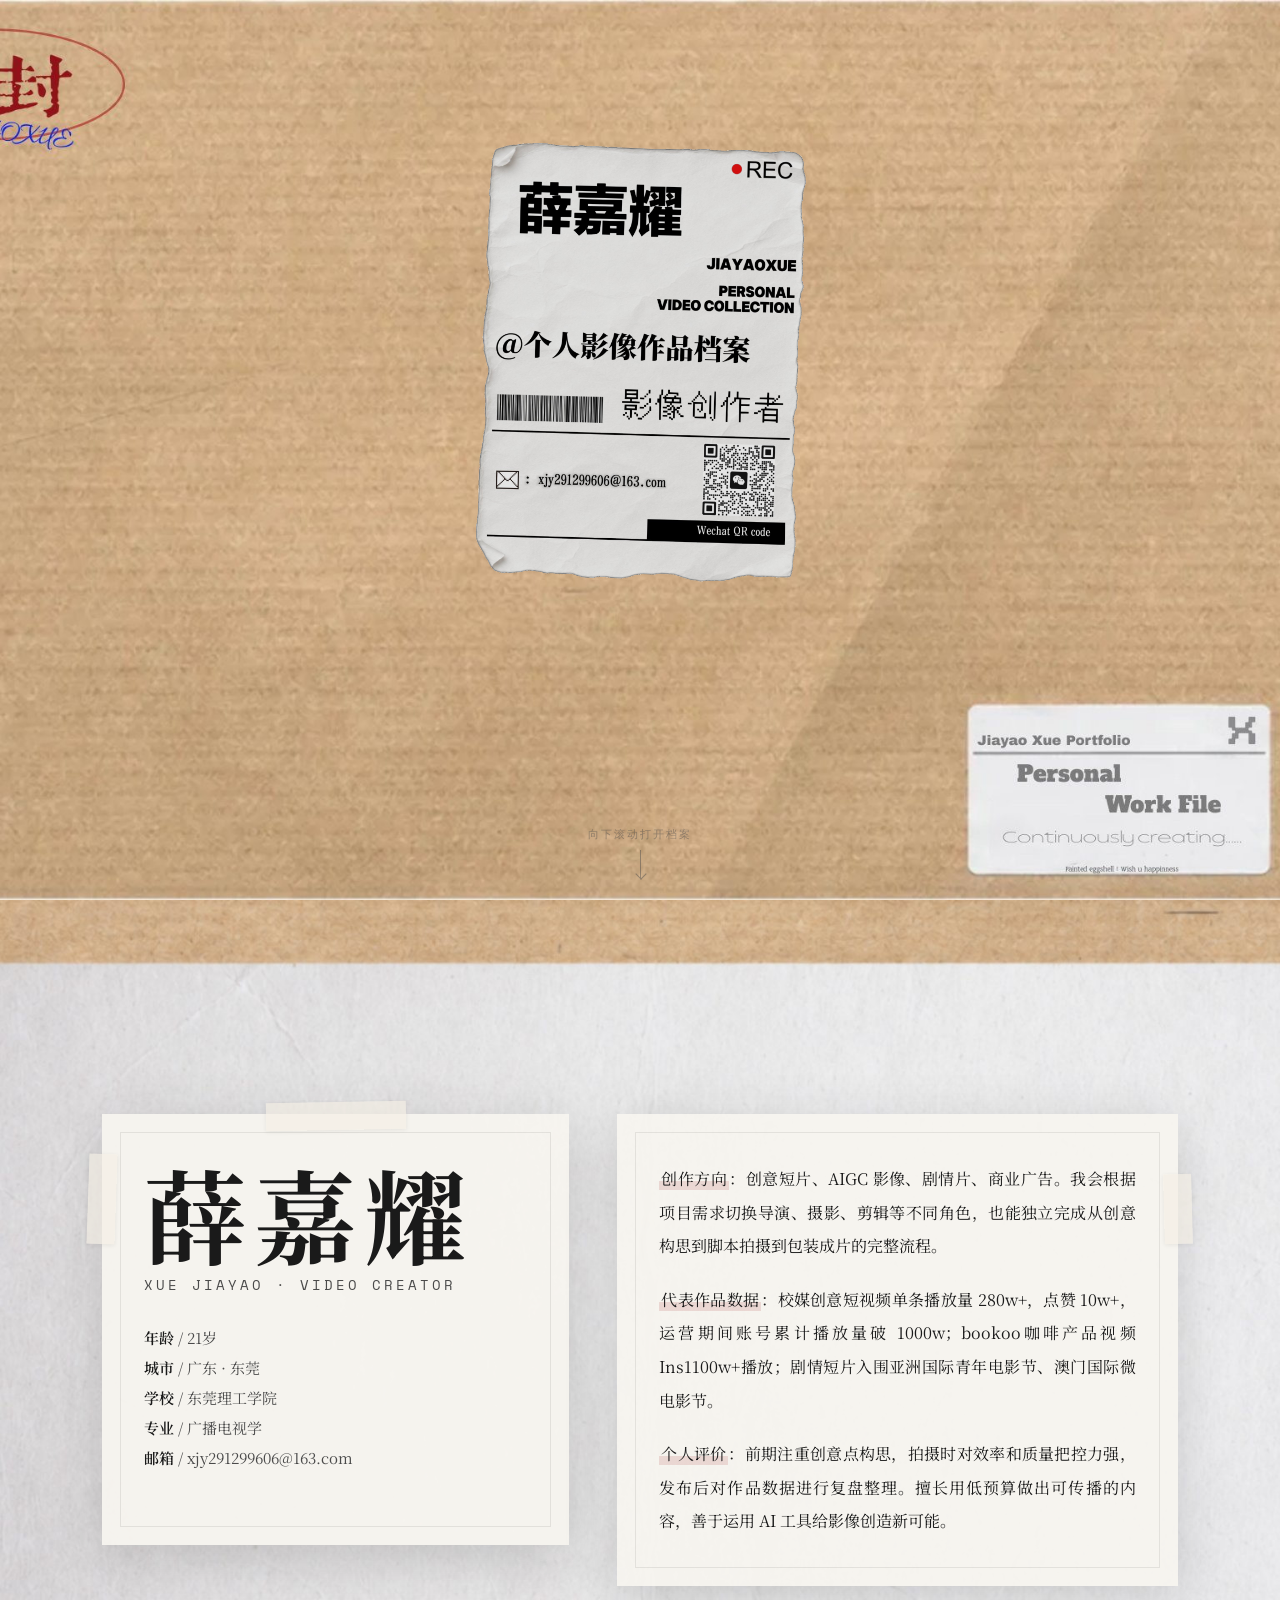
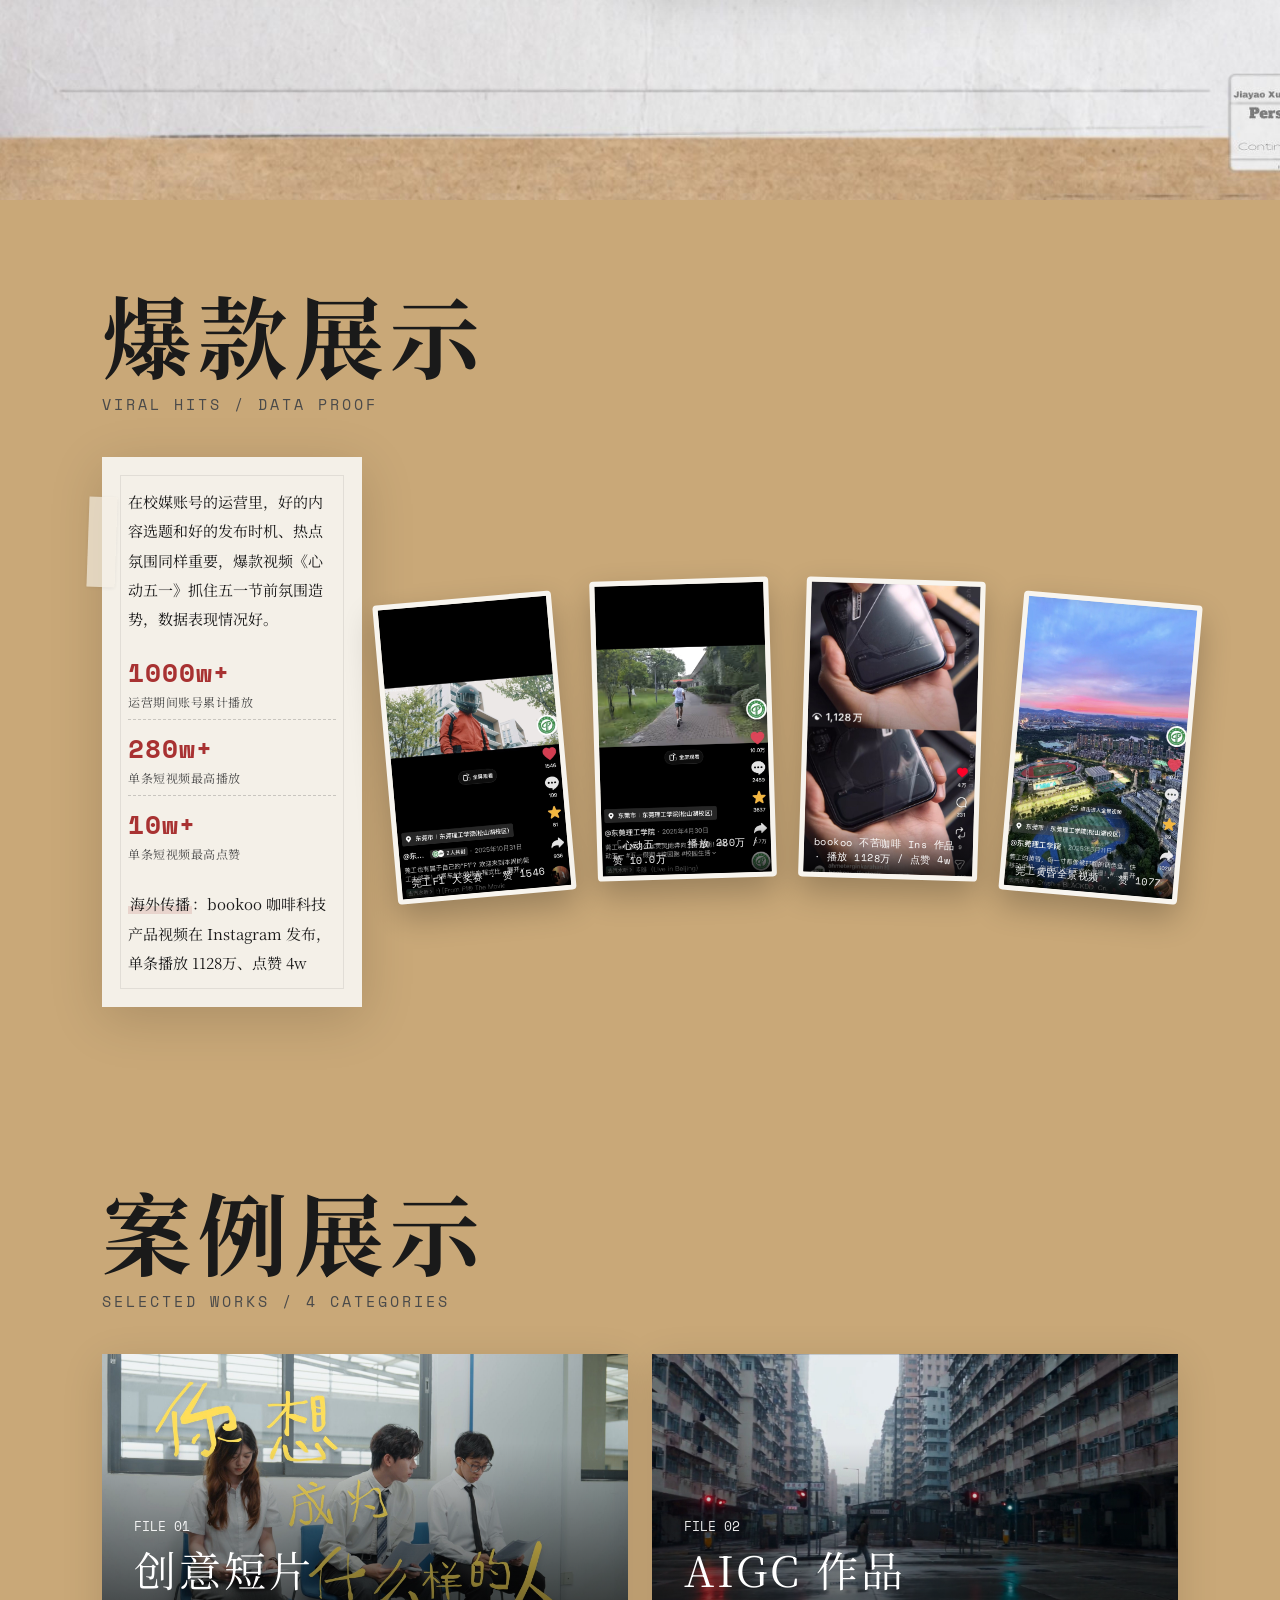
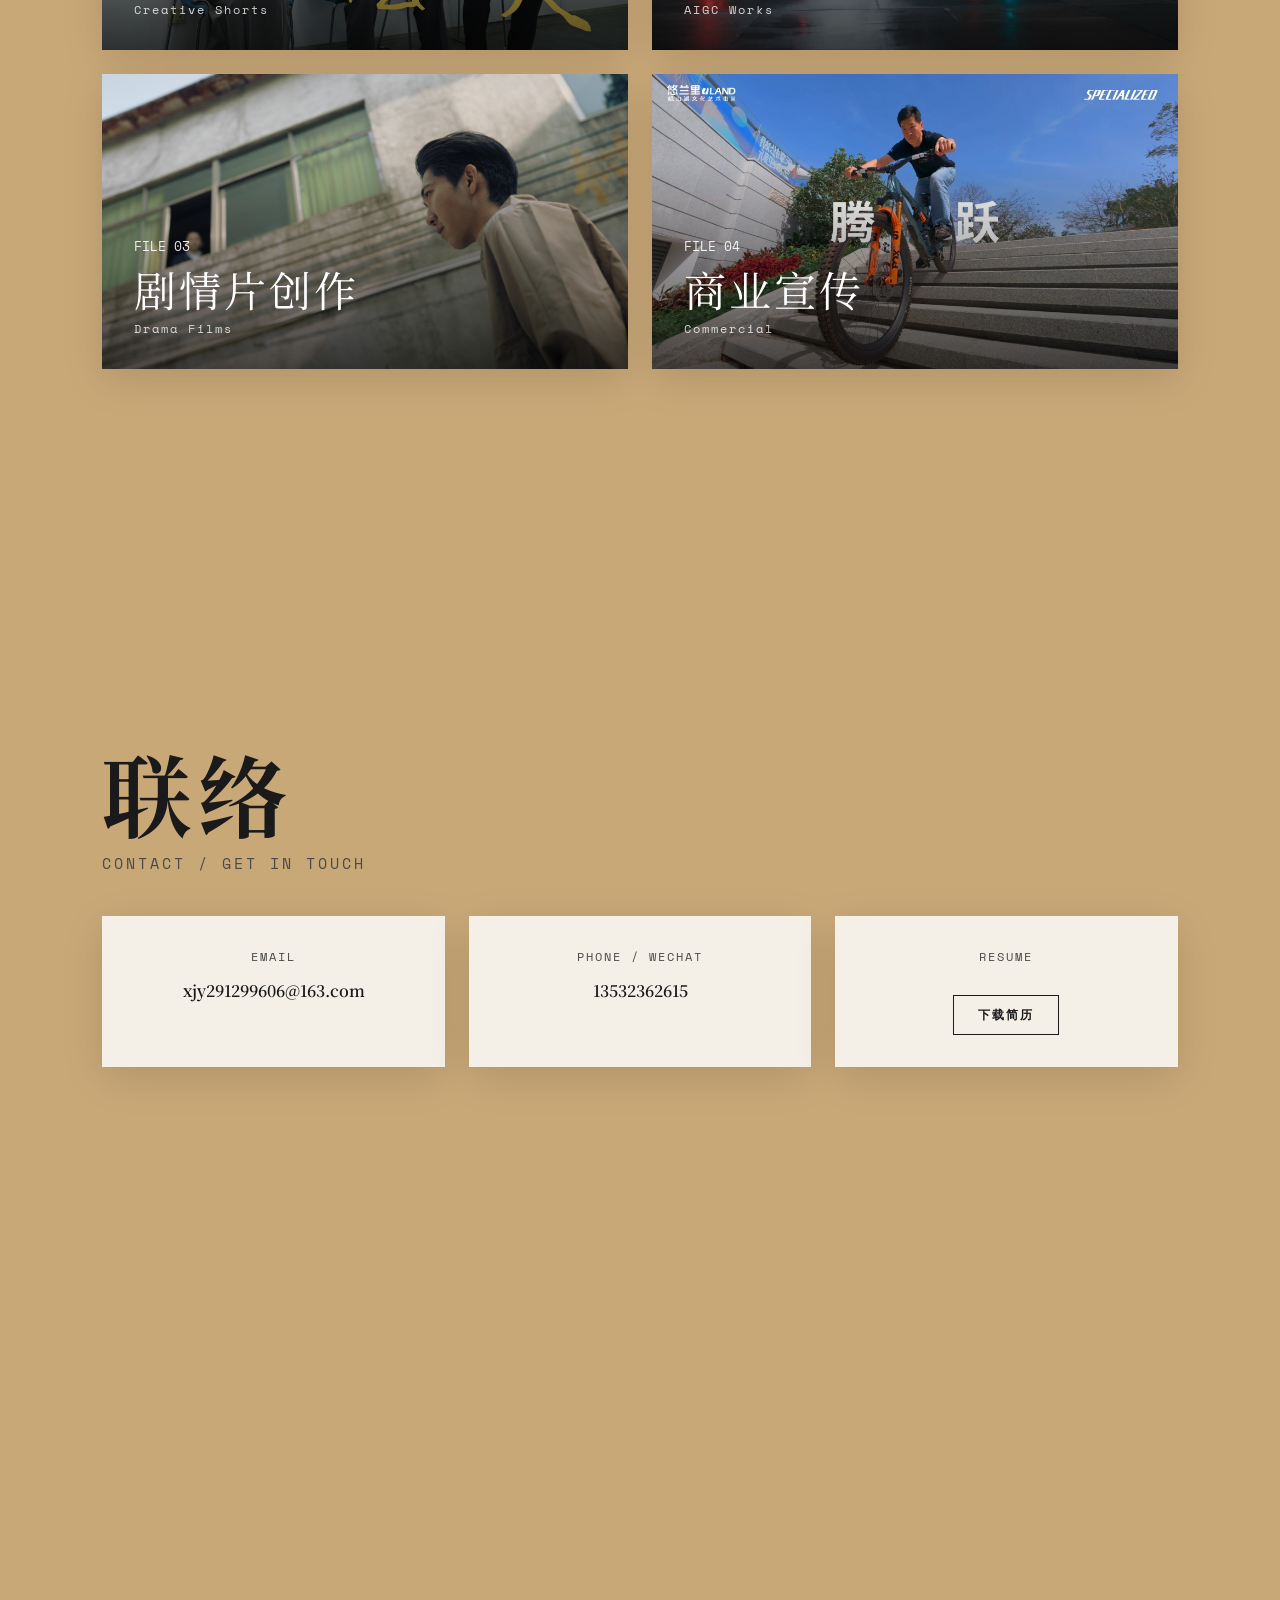
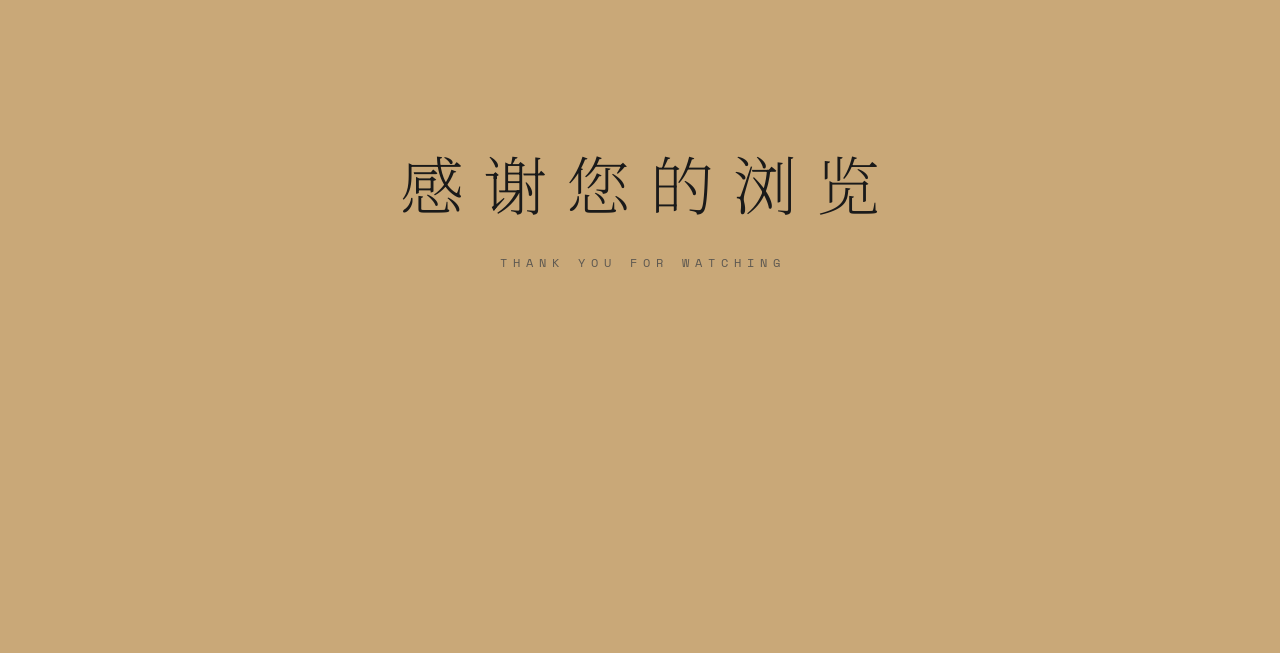
<file: index.html>
<!DOCTYPE html>
<html lang="zh-CN">
<head>
  <meta charset="UTF-8">
  <meta name="viewport" content="width=device-width, initial-scale=1.0">
  <title>薛嘉耀 · 个人影像作品档案</title>
  <link rel="stylesheet" href="css/style.css">
</head>
<body>
  <!-- ========== HERO 封面 ========== -->
  <section id="hero">
    <div class="hero-label-wrapper">
      <img src="assets/images/hero-label-real.png?v=4" alt="薛嘉耀 个人影像作品档案" class="hero-label">
    </div>
    <div class="scroll-hint">
      <span>向下滚动打开档案</span>
      <div class="scroll-arrow"></div>
    </div>
  </section>

  <!-- ========== 主内容区（滚动后从下方自然出现） ========== -->
  <main id="mainContent">

    <!-- 个人档案（概况） -->
    <section class="section profile-section">
      <div class="section-inner">
        <div class="profile-left paper-card">
          <div class="tape tape-top"></div>
          <div class="tape tape-left"></div>
          <h1 class="profile-name" data-editable>薛嘉耀</h1>
          <p class="profile-name-en" data-editable>XUE JIAYAO · VIDEO CREATOR</p>
          <div class="profile-meta" data-editable>
            <strong>年龄</strong> / 21岁<br>
            <strong>城市</strong> / 广东 · 东莞<br>
            <strong>学校</strong> / 东莞理工学院<br>
            <strong>专业</strong> / 广播电视学<br>
            <strong>邮箱</strong> / xjy291299606@163.com
          </div>
        </div>
        <div class="profile-right paper-card">
          <div class="tape tape-right"></div>
          <p data-editable><span class="highlight">创作方向</span>：创意短片、AIGC 影像、剧情片、商业广告。我会根据项目需求切换导演、摄影、剪辑等不同角色，也能独立完成从创意构思到脚本拍摄到包装成片的完整流程。</p>
          <p data-editable><span class="highlight">代表作品数据</span>：校媒创意短视频单条播放量 280w+，点赞 10w+，运营期间账号累计播放量破 1000w；bookoo咖啡产品视频Ins1100w+播放；剧情短片入围亚洲国际青年电影节、澳门国际微电影节。</p>
          <p data-editable><span class="highlight">个人评价</span>：前期注重创意点构思，拍摄时对效率和质量把控力强，发布后对作品数据进行复盘整理。擅长用低预算做出可传播的内容，善于运用 AI 工具给影像创造新可能。</p>
        </div>
      </div>
    </section>

    <!-- 爆款展示：左文字 + 右扇形堆叠数据截图 -->
    <section class="section hit-section">
      <div class="section-inner">
        <h2 class="section-title" data-editable>爆款展示</h2>
        <span class="section-title-en" data-editable>Viral Hits / Data Proof</span>

        <div class="hit-layout">
          <div class="hit-left">
            <div class="paper-card hit-card">
              <div class="tape tape-left"></div>
              <p data-editable>在校媒账号的运营里，好的内容选题和好的发布时机、热点氛围同样重要，爆款视频《心动五一》抓住五一节前氛围造势，数据表现情况好。</p>
              <ul class="hit-stats">
                <li>
                  <strong data-editable>1000w+</strong>
                  <span data-editable>运营期间账号累计播放</span>
                </li>
                <li>
                  <strong data-editable>280w+</strong>
                  <span data-editable>单条短视频最高播放</span>
                </li>
                <li>
                  <strong data-editable>10w+</strong>
                  <span data-editable>单条短视频最高点赞</span>
                </li>
              </ul>
              <p class="hit-note" data-editable><span class="highlight">海外传播</span>：bookoo 咖啡科技产品视频在 Instagram 发布，单条播放 1128万、点赞 4w</p>
            </div>
          </div>

          <div class="hit-right">
            <!-- 后续新增截图：把图片放进 assets/data-shots/，按 05.jpg、06.jpg… 命名，
                 复制下面任意一个 <figure class="fan-card">...</figure> 改掉图片名和说明即可，
                 弧线角度由 CSS 自动分配。 -->
            <div class="fan-stack">
              <figure class="fan-card">
                <img src="assets/data-shots/02.jpg" alt="莞工F1短视频数据" loading="lazy">
                <figcaption data-editable>莞工F1 大奖赛 · 赞 1546</figcaption>
              </figure>
              <figure class="fan-card">
                <img src="assets/data-shots/01.jpg" alt="校园跑短视频数据 点赞 10.0万" loading="lazy">
                <figcaption data-editable>「心动五一」· 播放 280万 / 赞 10.0万</figcaption>
              </figure>
              <figure class="fan-card">
                <img src="assets/data-shots/04.jpg" alt="bookoo 不苦咖啡 Ins 高播放量作品数据" loading="lazy">
                <figcaption data-editable>bookoo 不苦咖啡 Ins 作品 · 播放 1128万 / 点赞 4w</figcaption>
              </figure>
              <figure class="fan-card">
                <img src="assets/data-shots/03.jpg" alt="莞工黄昏全景视频数据" loading="lazy">
                <figcaption data-editable>莞工黄昏全景视频 · 赞 1077</figcaption>
              </figure>
            </div>
          </div>
        </div>
      </div>
    </section>

    <!-- 案例展示入口 -->
    <section class="section works-section" id="works">
      <div class="section-inner">
        <h2 class="section-title" data-editable>案例展示</h2>
        <span class="section-title-en" data-editable>Selected Works / 4 Categories</span>
        <div class="works-grid">
          <a href="pages/creative-shorts.html" class="work-card" style="background-image:url('assets/covers/creative-shorts.jpg');">
            <div class="work-card-content">
              <div class="work-card-num" data-editable>FILE 01</div>
              <div class="work-card-title" data-editable>创意短片</div>
              <div class="work-card-en" data-editable>Creative Shorts</div>
            </div>
          </a>
          <a href="pages/aigc-works.html" class="work-card" style="background-image:url('assets/covers/aigc.jpg');">
            <div class="work-card-content">
              <div class="work-card-num" data-editable>FILE 02</div>
              <div class="work-card-title" data-editable>AIGC 作品</div>
              <div class="work-card-en" data-editable>AIGC Works</div>
            </div>
          </a>
          <a href="pages/drama-films.html" class="work-card" style="background-image:url('assets/covers/drama-films.jpg');">
            <div class="work-card-content">
              <div class="work-card-num" data-editable>FILE 03</div>
              <div class="work-card-title" data-editable>剧情片创作</div>
              <div class="work-card-en" data-editable>Drama Films</div>
            </div>
          </a>
          <a href="pages/commercial.html" class="work-card" style="background-image:url('assets/covers/commercial.jpg');">
            <div class="work-card-content">
              <div class="work-card-num" data-editable>FILE 04</div>
              <div class="work-card-title" data-editable>商业宣传</div>
              <div class="work-card-en" data-editable>Commercial</div>
            </div>
          </a>
        </div>
      </div>
    </section>

    <!-- 联系方式 -->
    <section class="section">
      <div class="section-inner">
        <h2 class="section-title" data-editable>联络</h2>
        <span class="section-title-en" data-editable>Contact / Get In Touch</span>
        <div class="contact-grid">
          <div class="contact-card">
            <div class="contact-label" data-editable>EMAIL</div>
            <div class="contact-value" data-editable>xjy291299606@163.com</div>
          </div>
          <div class="contact-card">
            <div class="contact-label" data-editable>PHONE / WECHAT</div>
            <div class="contact-value" data-editable>13532362615</div>
          </div>
          <div class="contact-card">
            <div class="contact-label" data-editable>RESUME</div>
            <div class="contact-value">
              <a href="assets/resume.pdf?v=2" class="resume-btn" download data-editable>下载简历</a>
            </div>
          </div>
        </div>
      </div>
    </section>

    <!-- 感谢页 -->
    <section class="section thank-section">
      <div class="section-inner">
        <h2 data-editable>感谢您的浏览</h2>
        <p data-editable>THANK YOU FOR WATCHING</p>
      </div>
    </section>

  </main>

  <script src="js/main.js"></script>
</body>
</html>
</file>
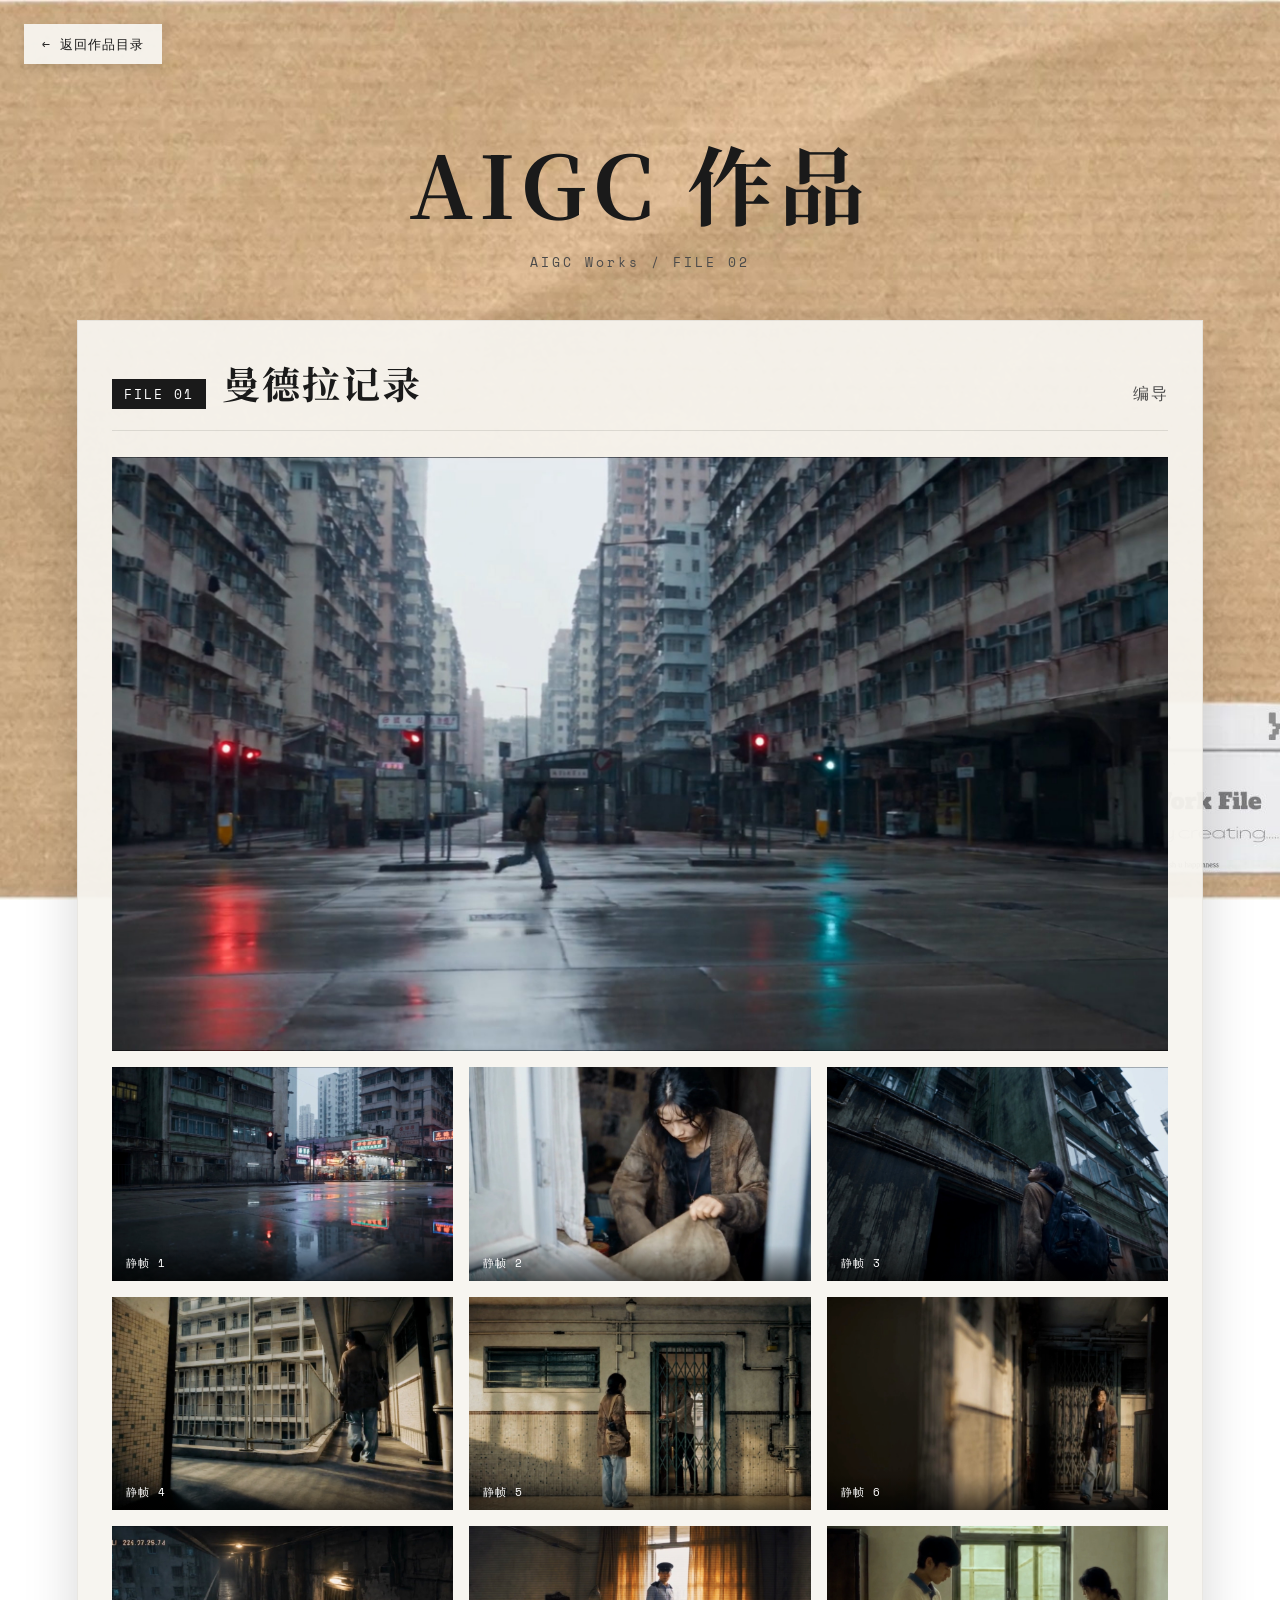
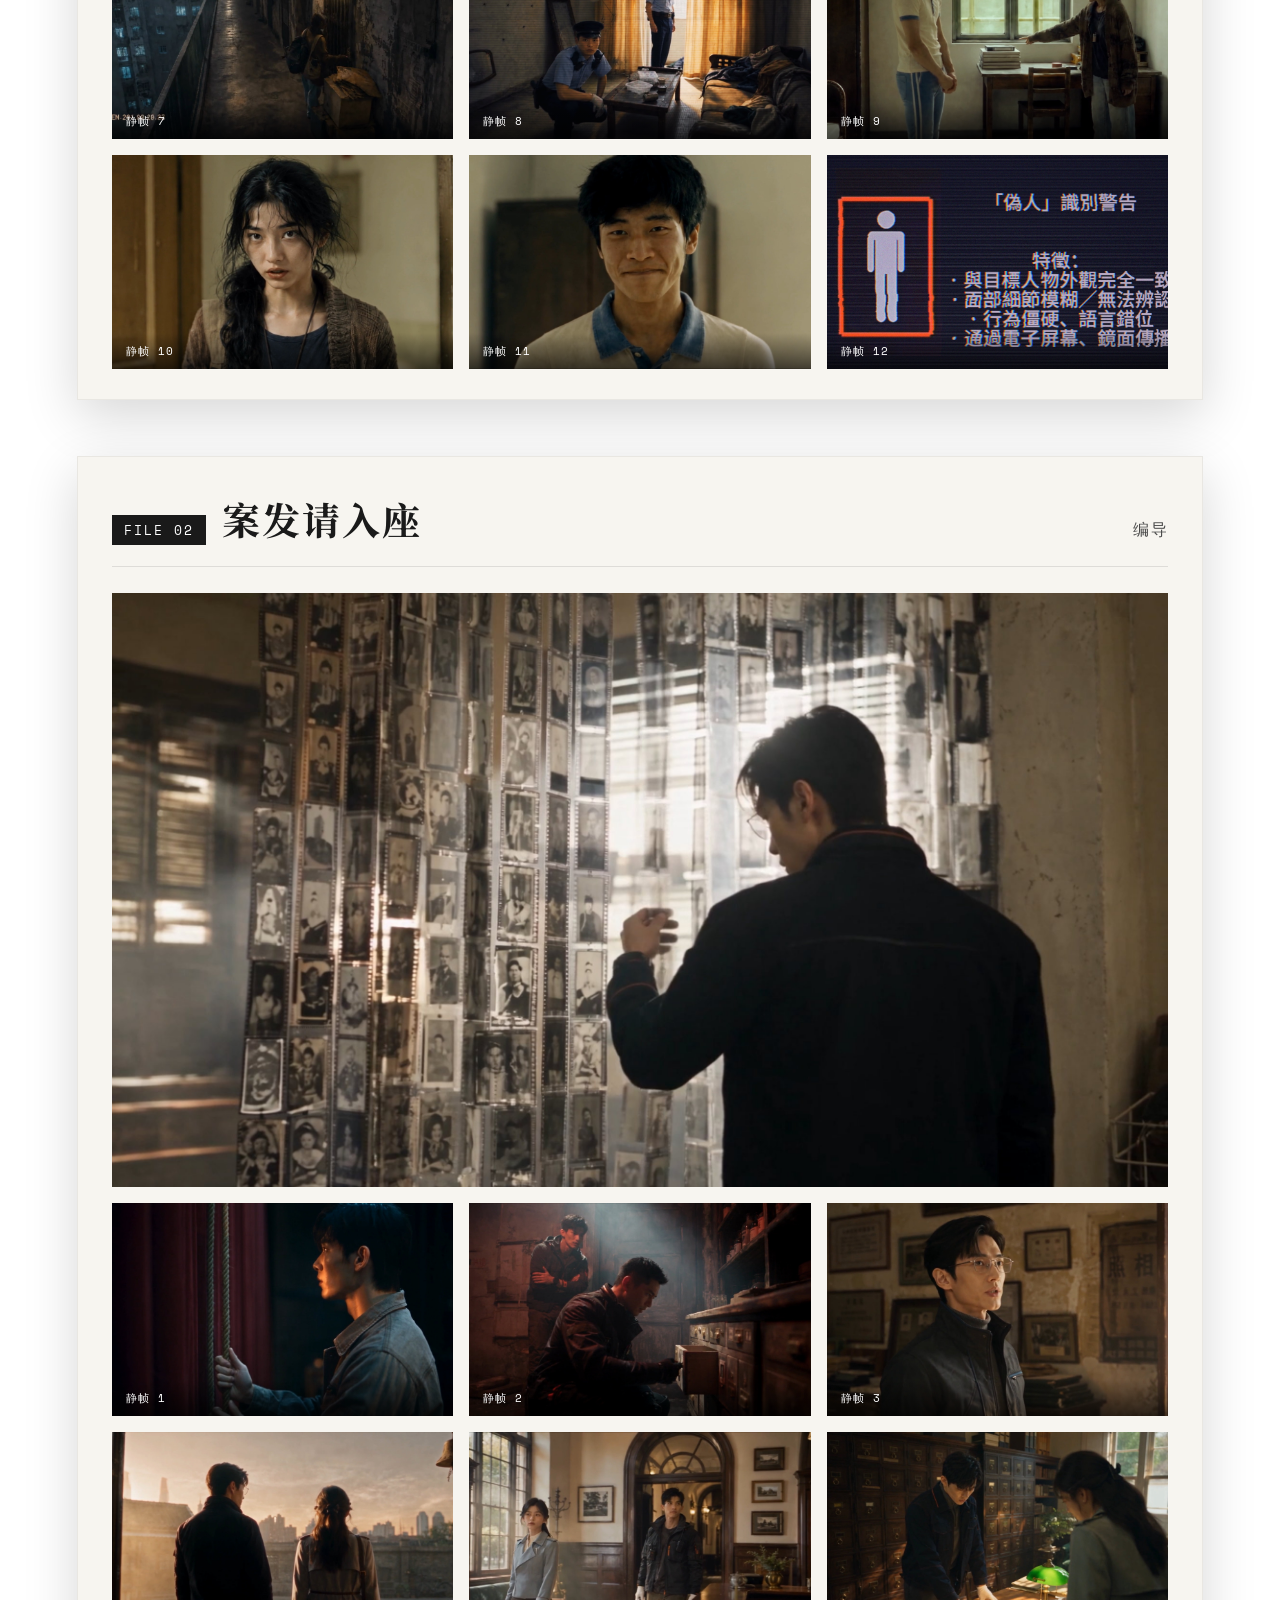
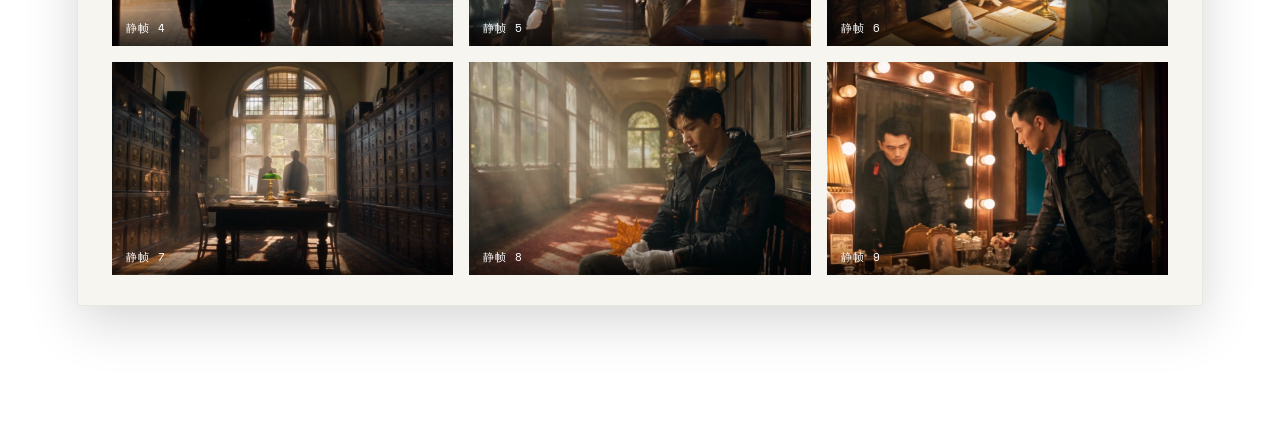
<file: pages/aigc-works.html>
<!DOCTYPE html>
<html lang="zh-CN">
<head>
  <meta charset="UTF-8">
  <meta name="viewport" content="width=device-width, initial-scale=1.0">
  <title>AIGC 作品 · 薛嘉耀个人影像作品档案</title>
  <link rel="stylesheet" href="../css/style.css">
</head>
<body class="category-page">
  <a href="../index.html#works" class="back-btn">← 返回作品目录</a>

  <div class="category-header">
    <h1 data-editable>AIGC 作品</h1>
    <p class="category-en" data-editable>AIGC Works / FILE 02</p>
  </div>

    <section class="work-block">
      <div class="work-block-head">
        <span class="work-block-num">FILE 01</span>
        <h2 class="work-block-title" data-editable>曼德拉记录</h2>
        <span class="work-block-meta" data-editable>编导</span>
      </div>
      <div class="work-stills cols-3">
          <figure class="cover">
            <img src="../assets/works/aigc-works/mandela-records/06.jpg" alt="曼德拉记录 封面" loading="lazy">
          </figure>
          <figure>
            <img src="../assets/works/aigc-works/mandela-records/07.jpg" alt="曼德拉记录 静帧 1" loading="lazy">
            <figcaption>静帧 1</figcaption>
          </figure>
          <figure>
            <img src="../assets/works/aigc-works/mandela-records/01.jpg" alt="曼德拉记录 静帧 2" loading="lazy">
            <figcaption>静帧 2</figcaption>
          </figure>
          <figure>
            <img src="../assets/works/aigc-works/mandela-records/08.jpg" alt="曼德拉记录 静帧 3" loading="lazy">
            <figcaption>静帧 3</figcaption>
          </figure>
          <figure>
            <img src="../assets/works/aigc-works/mandela-records/09.jpg" alt="曼德拉记录 静帧 4" loading="lazy">
            <figcaption>静帧 4</figcaption>
          </figure>
          <figure>
            <img src="../assets/works/aigc-works/mandela-records/11.jpg" alt="曼德拉记录 静帧 5" loading="lazy">
            <figcaption>静帧 5</figcaption>
          </figure>
          <figure>
            <img src="../assets/works/aigc-works/mandela-records/10.jpg" alt="曼德拉记录 静帧 6" loading="lazy">
            <figcaption>静帧 6</figcaption>
          </figure>
          <figure>
            <img src="../assets/works/aigc-works/mandela-records/05.jpg" alt="曼德拉记录 静帧 7" loading="lazy">
            <figcaption>静帧 7</figcaption>
          </figure>
          <figure>
            <img src="../assets/works/aigc-works/mandela-records/04.jpg" alt="曼德拉记录 静帧 8" loading="lazy">
            <figcaption>静帧 8</figcaption>
          </figure>
          <figure>
            <img src="../assets/works/aigc-works/mandela-records/03.jpg" alt="曼德拉记录 静帧 9" loading="lazy">
            <figcaption>静帧 9</figcaption>
          </figure>
          <figure>
            <img src="../assets/works/aigc-works/mandela-records/12.jpg" alt="曼德拉记录 静帧 10" loading="lazy">
            <figcaption>静帧 10</figcaption>
          </figure>
          <figure>
            <img src="../assets/works/aigc-works/mandela-records/02.jpg" alt="曼德拉记录 静帧 11" loading="lazy">
            <figcaption>静帧 11</figcaption>
          </figure>
          <figure>
            <img src="../assets/works/aigc-works/mandela-records/13.jpg" alt="曼德拉记录 静帧 12" loading="lazy">
            <figcaption>静帧 12</figcaption>
          </figure>
      </div>
    </section>
    <section class="work-block">
      <div class="work-block-head">
        <span class="work-block-num">FILE 02</span>
        <h2 class="work-block-title" data-editable>案发请入座</h2>
        <span class="work-block-meta" data-editable>编导</span>
      </div>
      <div class="work-stills cols-3">
          <figure class="cover">
            <img src="../assets/works/aigc-works/case-seat/04.jpg" alt="案发请入座 封面" loading="lazy">
          </figure>
          <figure>
            <img src="../assets/works/aigc-works/case-seat/02.jpg" alt="案发请入座 静帧 1" loading="lazy">
            <figcaption>静帧 1</figcaption>
          </figure>
          <figure>
            <img src="../assets/works/aigc-works/case-seat/03.jpg" alt="案发请入座 静帧 2" loading="lazy">
            <figcaption>静帧 2</figcaption>
          </figure>
          <figure>
            <img src="../assets/works/aigc-works/case-seat/01.jpg" alt="案发请入座 静帧 3" loading="lazy">
            <figcaption>静帧 3</figcaption>
          </figure>
          <figure>
            <img src="../assets/works/aigc-works/case-seat/05.jpg" alt="案发请入座 静帧 4" loading="lazy">
            <figcaption>静帧 4</figcaption>
          </figure>
          <figure>
            <img src="../assets/works/aigc-works/case-seat/06.jpg" alt="案发请入座 静帧 5" loading="lazy">
            <figcaption>静帧 5</figcaption>
          </figure>
          <figure>
            <img src="../assets/works/aigc-works/case-seat/07.jpg" alt="案发请入座 静帧 6" loading="lazy">
            <figcaption>静帧 6</figcaption>
          </figure>
          <figure>
            <img src="../assets/works/aigc-works/case-seat/08.jpg" alt="案发请入座 静帧 7" loading="lazy">
            <figcaption>静帧 7</figcaption>
          </figure>
          <figure>
            <img src="../assets/works/aigc-works/case-seat/09.jpg" alt="案发请入座 静帧 8" loading="lazy">
            <figcaption>静帧 8</figcaption>
          </figure>
          <figure>
            <img src="../assets/works/aigc-works/case-seat/10.jpg" alt="案发请入座 静帧 9" loading="lazy">
            <figcaption>静帧 9</figcaption>
          </figure>
      </div>
    </section>

  <script src="../js/main.js"></script>
</body>
</html>
</file>
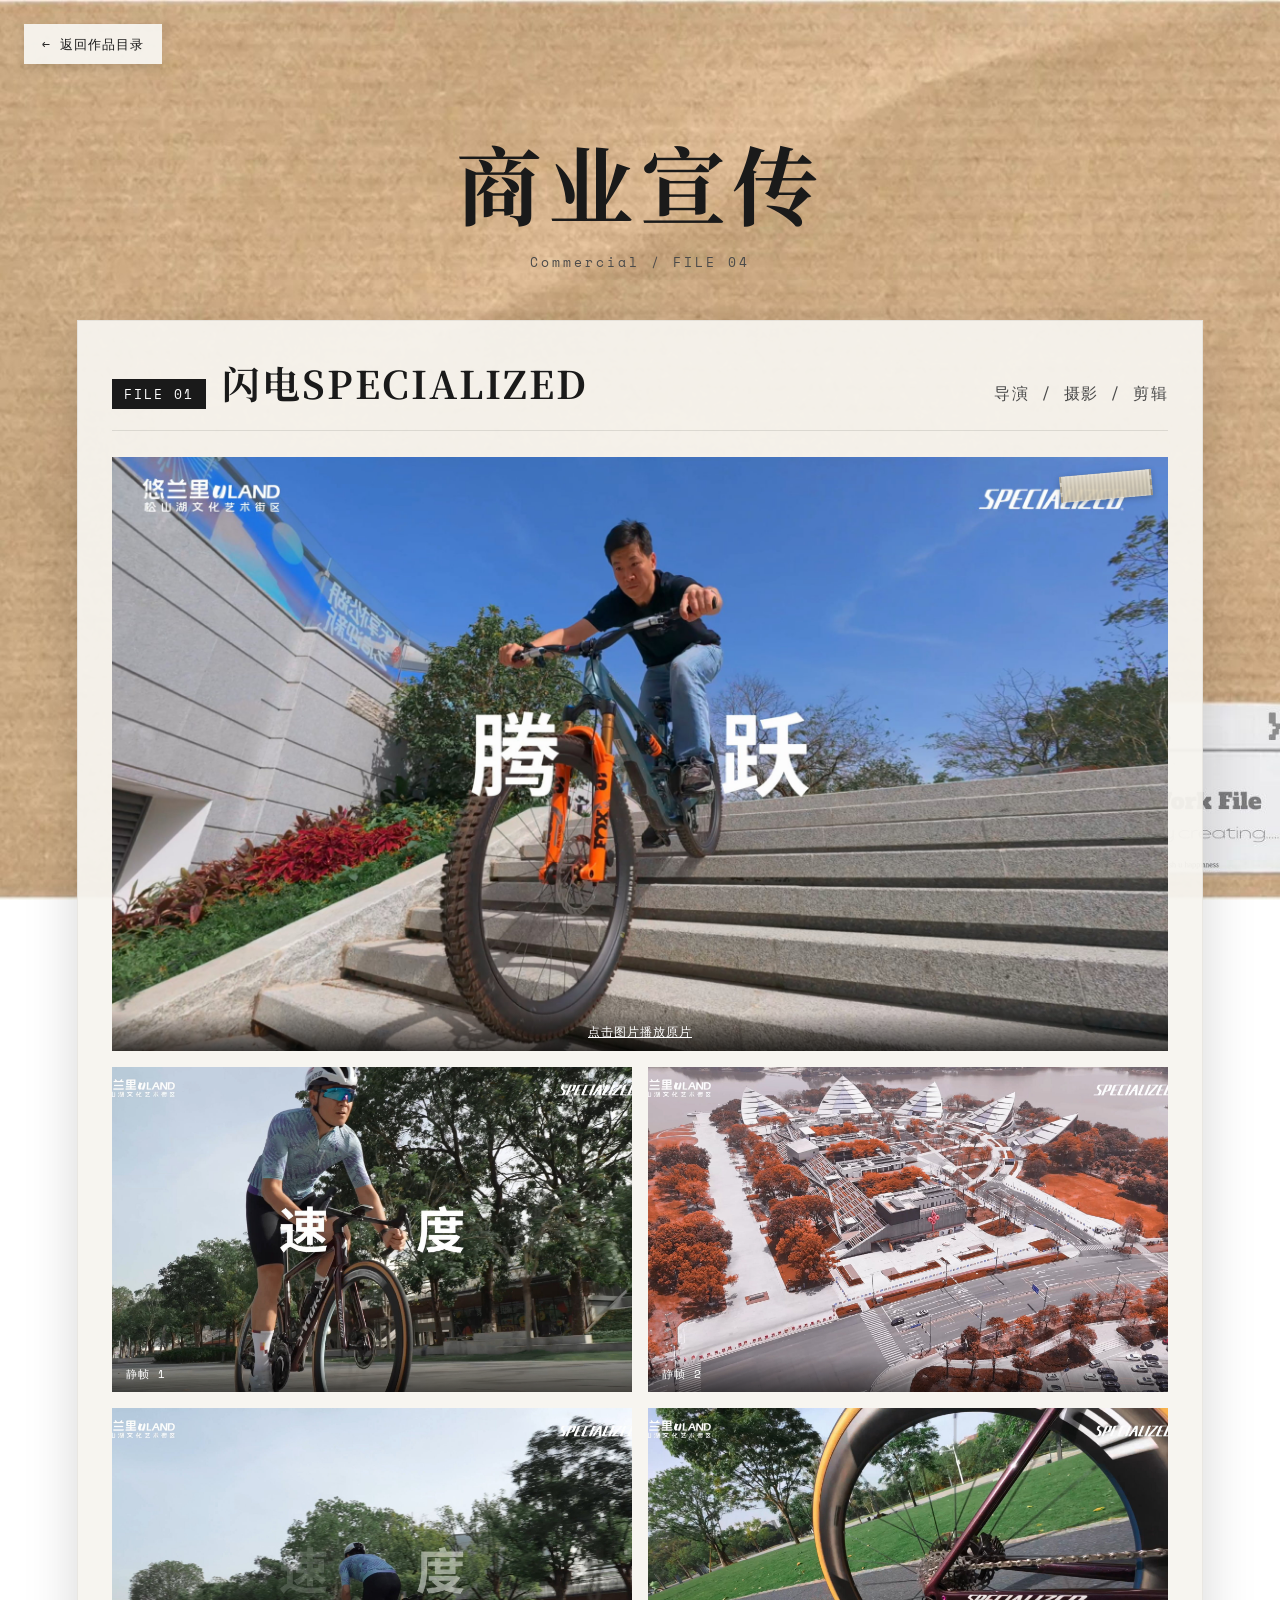
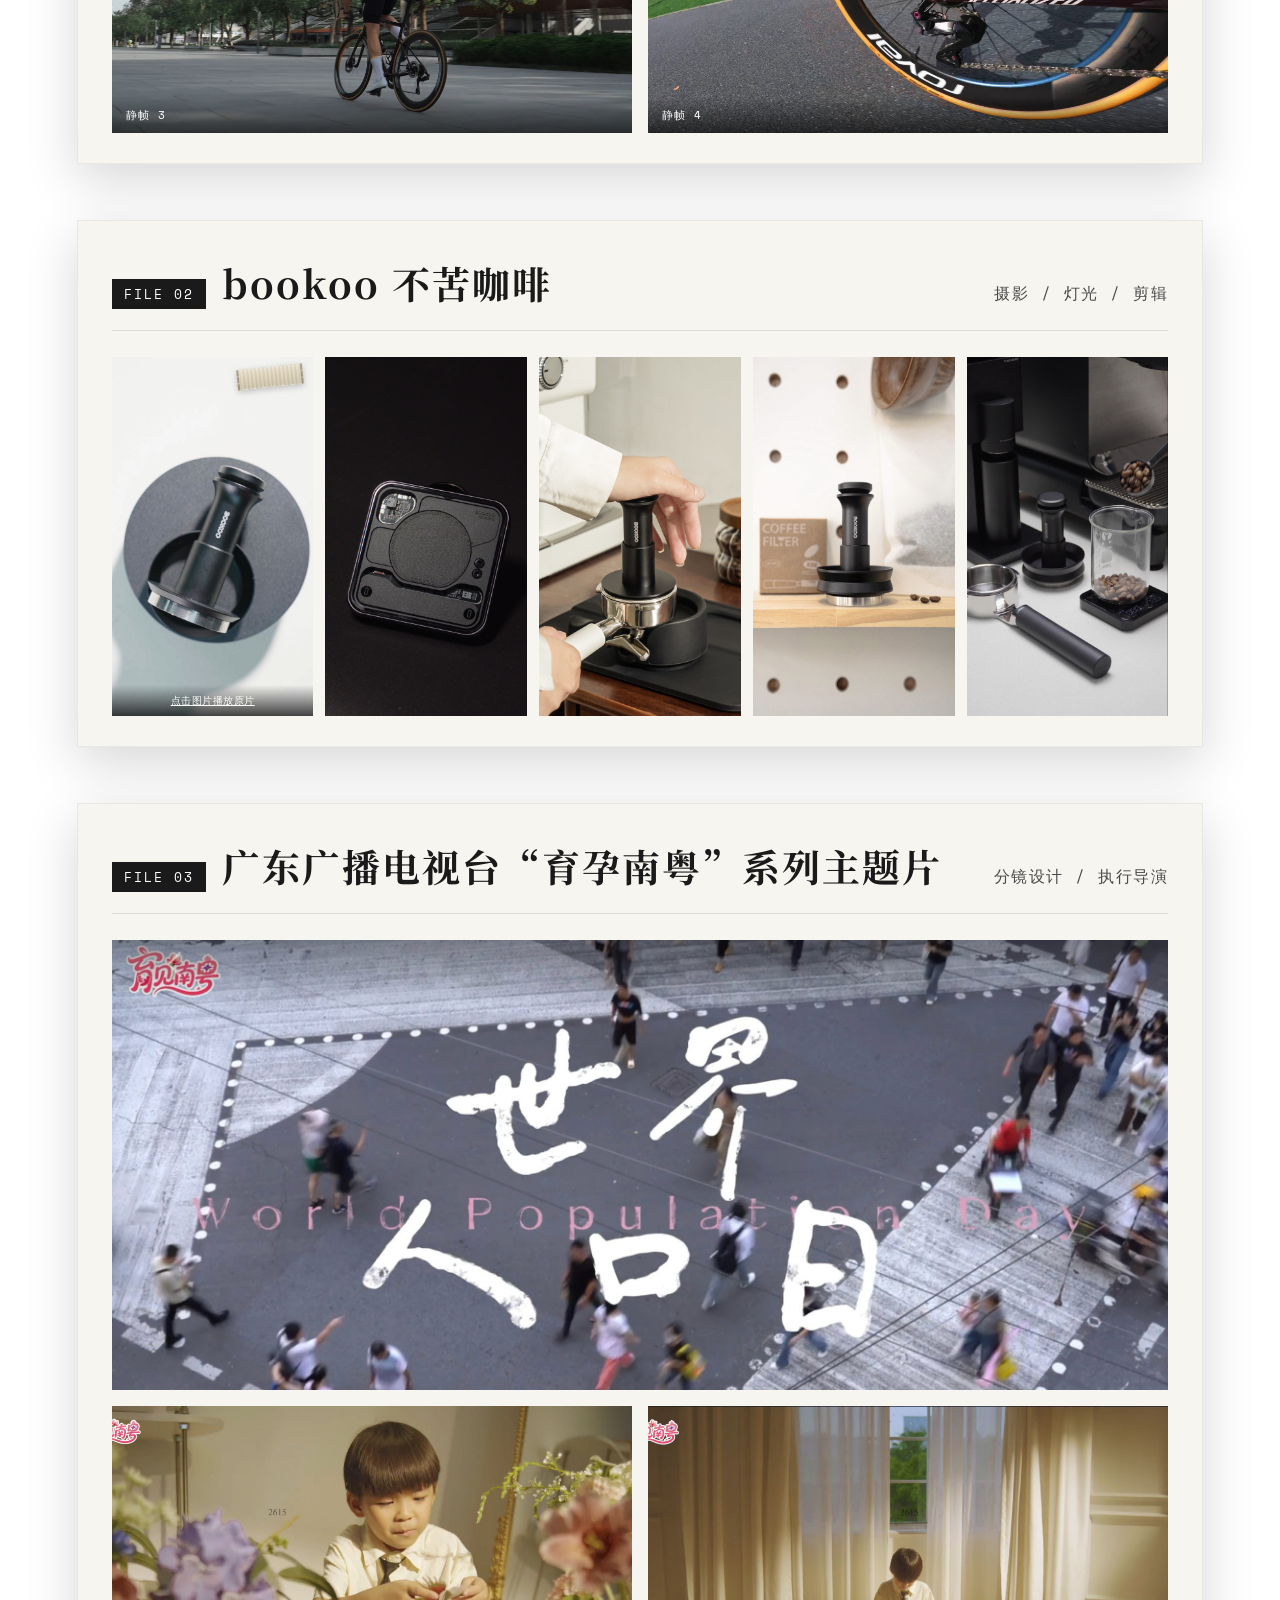
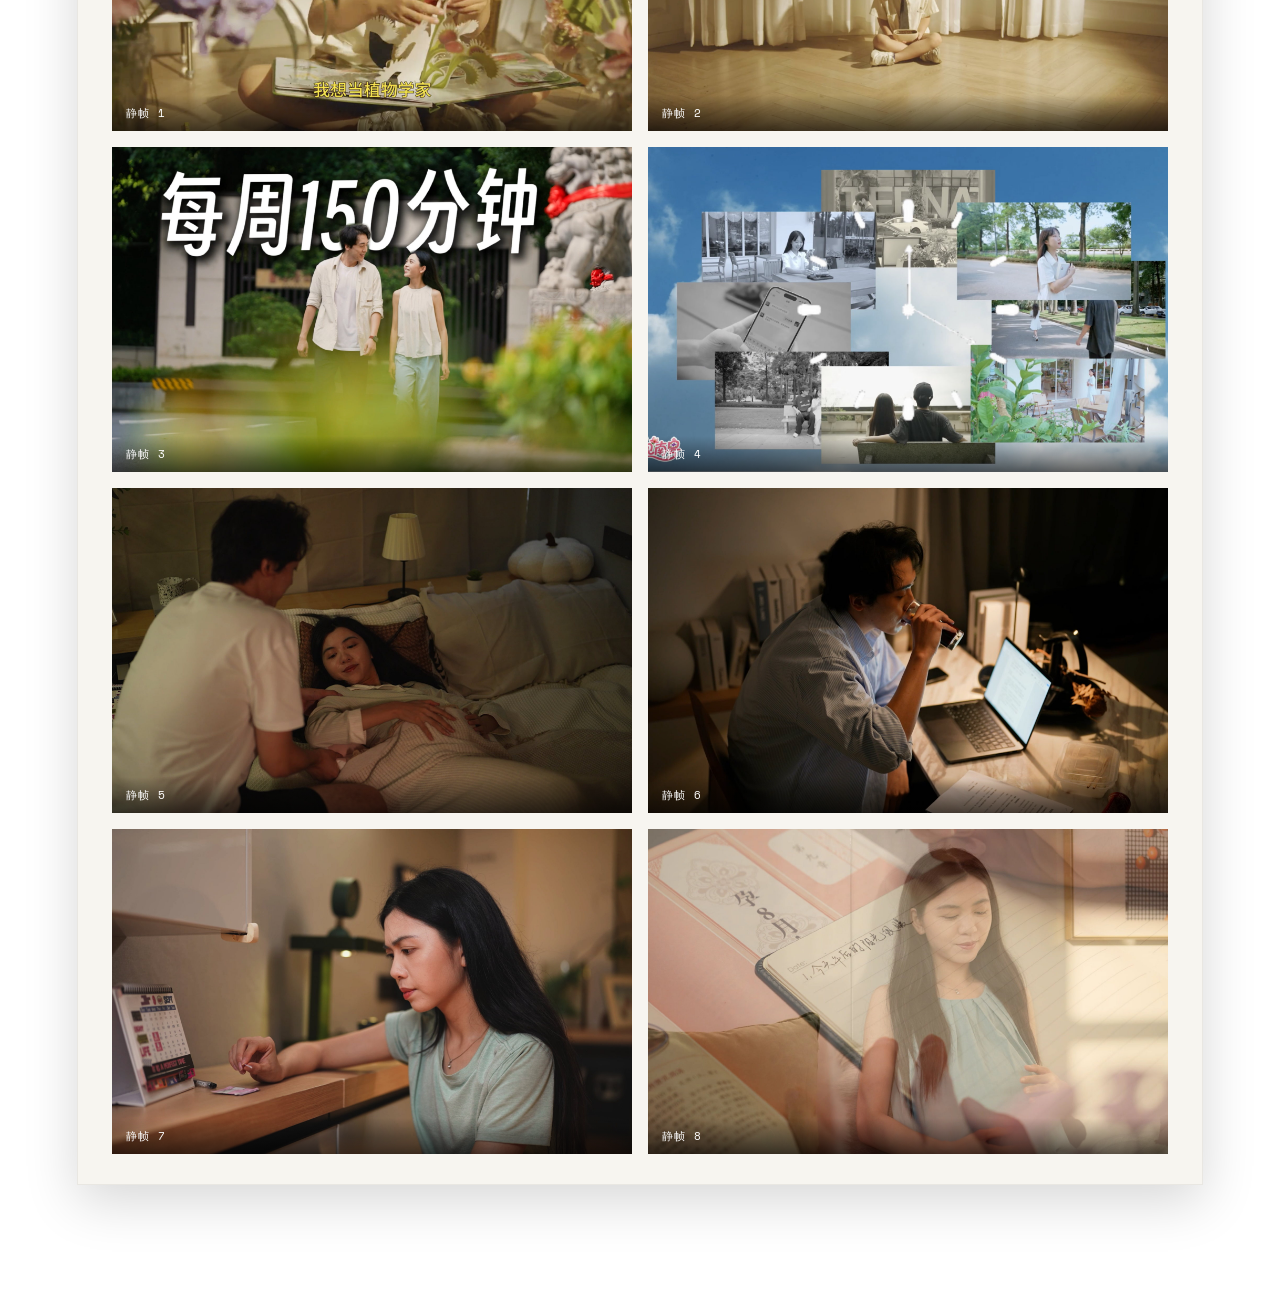
<file: pages/commercial.html>
<!DOCTYPE html>
<html lang="zh-CN">
<head>
  <meta charset="UTF-8">
  <meta name="viewport" content="width=device-width, initial-scale=1.0">
  <title>商业宣传 · 薛嘉耀个人影像作品档案</title>
  <link rel="stylesheet" href="../css/style.css">
</head>
<body class="category-page">
  <a href="../index.html#works" class="back-btn">← 返回作品目录</a>

  <div class="category-header">
    <h1 data-editable>商业宣传</h1>
    <p class="category-en" data-editable>Commercial / FILE 04</p>
  </div>

    <section class="work-block">
      <div class="work-block-head">
        <span class="work-block-num">FILE 01</span>
        <h2 class="work-block-title" data-editable>闪电SPECIALIZED</h2>
        <span class="work-block-meta" data-editable>导演 / 摄影 / 剪辑</span>
      </div>
      <div class="work-stills">
          <figure class="cover playable">
            <a class="cover-link" href="https://pub-905990f8d20f4c0585becde70460ab8c.r2.dev/shangye/specialized.mp4" target="_blank" rel="noopener">
              <span class="cover-tape"></span>
              <span class="cover-hint">点击图片播放原片</span>
            </a>
            <img src="../assets/works/commercial/shandian/01.jpg" alt="闪电SPECIALIZED 封面" loading="lazy">
          </figure>
          <figure>
            <img src="../assets/works/commercial/shandian/02.jpg" alt="闪电SPECIALIZED 静帧 1" loading="lazy">
            <figcaption>静帧 1</figcaption>
          </figure>
          <figure>
            <img src="../assets/works/commercial/shandian/03.jpg" alt="闪电SPECIALIZED 静帧 2" loading="lazy">
            <figcaption>静帧 2</figcaption>
          </figure>
          <figure>
            <img src="../assets/works/commercial/shandian/04.jpg" alt="闪电SPECIALIZED 静帧 3" loading="lazy">
            <figcaption>静帧 3</figcaption>
          </figure>
          <figure>
            <img src="../assets/works/commercial/shandian/05.jpg" alt="闪电SPECIALIZED 静帧 4" loading="lazy">
            <figcaption>静帧 4</figcaption>
          </figure>
      </div>
    </section>
    <section class="work-block">
      <div class="work-block-head">
        <span class="work-block-num">FILE 02</span>
        <h2 class="work-block-title" data-editable>bookoo 不苦咖啡</h2>
        <span class="work-block-meta" data-editable>摄影 / 灯光 / 剪辑</span>
      </div>
      <div class="work-stills still-row">
          
          <figure class="playable">
            <a class="cover-link" href="https://pub-905990f8d20f4c0585becde70460ab8c.r2.dev/shangye/bookoo.mp4" target="_blank" rel="noopener">
              <span class="cover-tape"></span>
              <span class="cover-hint">点击图片播放原片</span>
            </a>
            <img src="../assets/works/commercial/bookoo/01.jpg" alt="bookoo 不苦咖啡 静帧 1" loading="lazy">
          </figure>
          <figure>
            <img src="../assets/works/commercial/bookoo/02.jpg" alt="bookoo 不苦咖啡 静帧 2" loading="lazy">
          </figure>
          <figure>
            <img src="../assets/works/commercial/bookoo/03.jpg" alt="bookoo 不苦咖啡 静帧 3" loading="lazy">
          </figure>
          <figure>
            <img src="../assets/works/commercial/bookoo/04.jpg" alt="bookoo 不苦咖啡 静帧 4" loading="lazy">
          </figure>
          <figure>
            <img src="../assets/works/commercial/bookoo/05.jpg" alt="bookoo 不苦咖啡 静帧 5" loading="lazy">
          </figure>
      </div>
    </section>
    <section class="work-block">
      <div class="work-block-head">
        <span class="work-block-num">FILE 03</span>
        <h2 class="work-block-title" data-editable>广东广播电视台“育孕南粤”系列主题片</h2>
        <span class="work-block-meta" data-editable>分镜设计 / 执行导演</span>
      </div>
      <div class="work-stills">
          <figure class="cover r235">
            <img src="../assets/works/commercial/yuyun-nanyue/07.jpg" alt="广东广播电视台“育孕南粤”系列主题片 封面" loading="lazy">
          </figure>
          <figure>
            <img src="../assets/works/commercial/yuyun-nanyue/09.jpg" alt="广东广播电视台“育孕南粤”系列主题片 静帧 1" loading="lazy">
            <figcaption>静帧 1</figcaption>
          </figure>
          <figure>
            <img src="../assets/works/commercial/yuyun-nanyue/10.jpg" alt="广东广播电视台“育孕南粤”系列主题片 静帧 2" loading="lazy">
            <figcaption>静帧 2</figcaption>
          </figure>
          <figure>
            <img src="../assets/works/commercial/yuyun-nanyue/02.jpg" alt="广东广播电视台“育孕南粤”系列主题片 静帧 3" loading="lazy">
            <figcaption>静帧 3</figcaption>
          </figure>
          <figure>
            <img src="../assets/works/commercial/yuyun-nanyue/08.jpg" alt="广东广播电视台“育孕南粤”系列主题片 静帧 4" loading="lazy">
            <figcaption>静帧 4</figcaption>
          </figure>
          <figure>
            <img src="../assets/works/commercial/yuyun-nanyue/04.jpg" alt="广东广播电视台“育孕南粤”系列主题片 静帧 5" loading="lazy">
            <figcaption>静帧 5</figcaption>
          </figure>
          <figure>
            <img src="../assets/works/commercial/yuyun-nanyue/01.jpg" alt="广东广播电视台“育孕南粤”系列主题片 静帧 6" loading="lazy">
            <figcaption>静帧 6</figcaption>
          </figure>
          <figure>
            <img src="../assets/works/commercial/yuyun-nanyue/03.jpg" alt="广东广播电视台“育孕南粤”系列主题片 静帧 7" loading="lazy">
            <figcaption>静帧 7</figcaption>
          </figure>
          <figure>
            <img src="../assets/works/commercial/yuyun-nanyue/05.jpg" alt="广东广播电视台“育孕南粤”系列主题片 静帧 8" loading="lazy">
            <figcaption>静帧 8</figcaption>
          </figure>
      </div>
    </section>

  <script src="../js/main.js"></script>
</body>
</html>
</file>
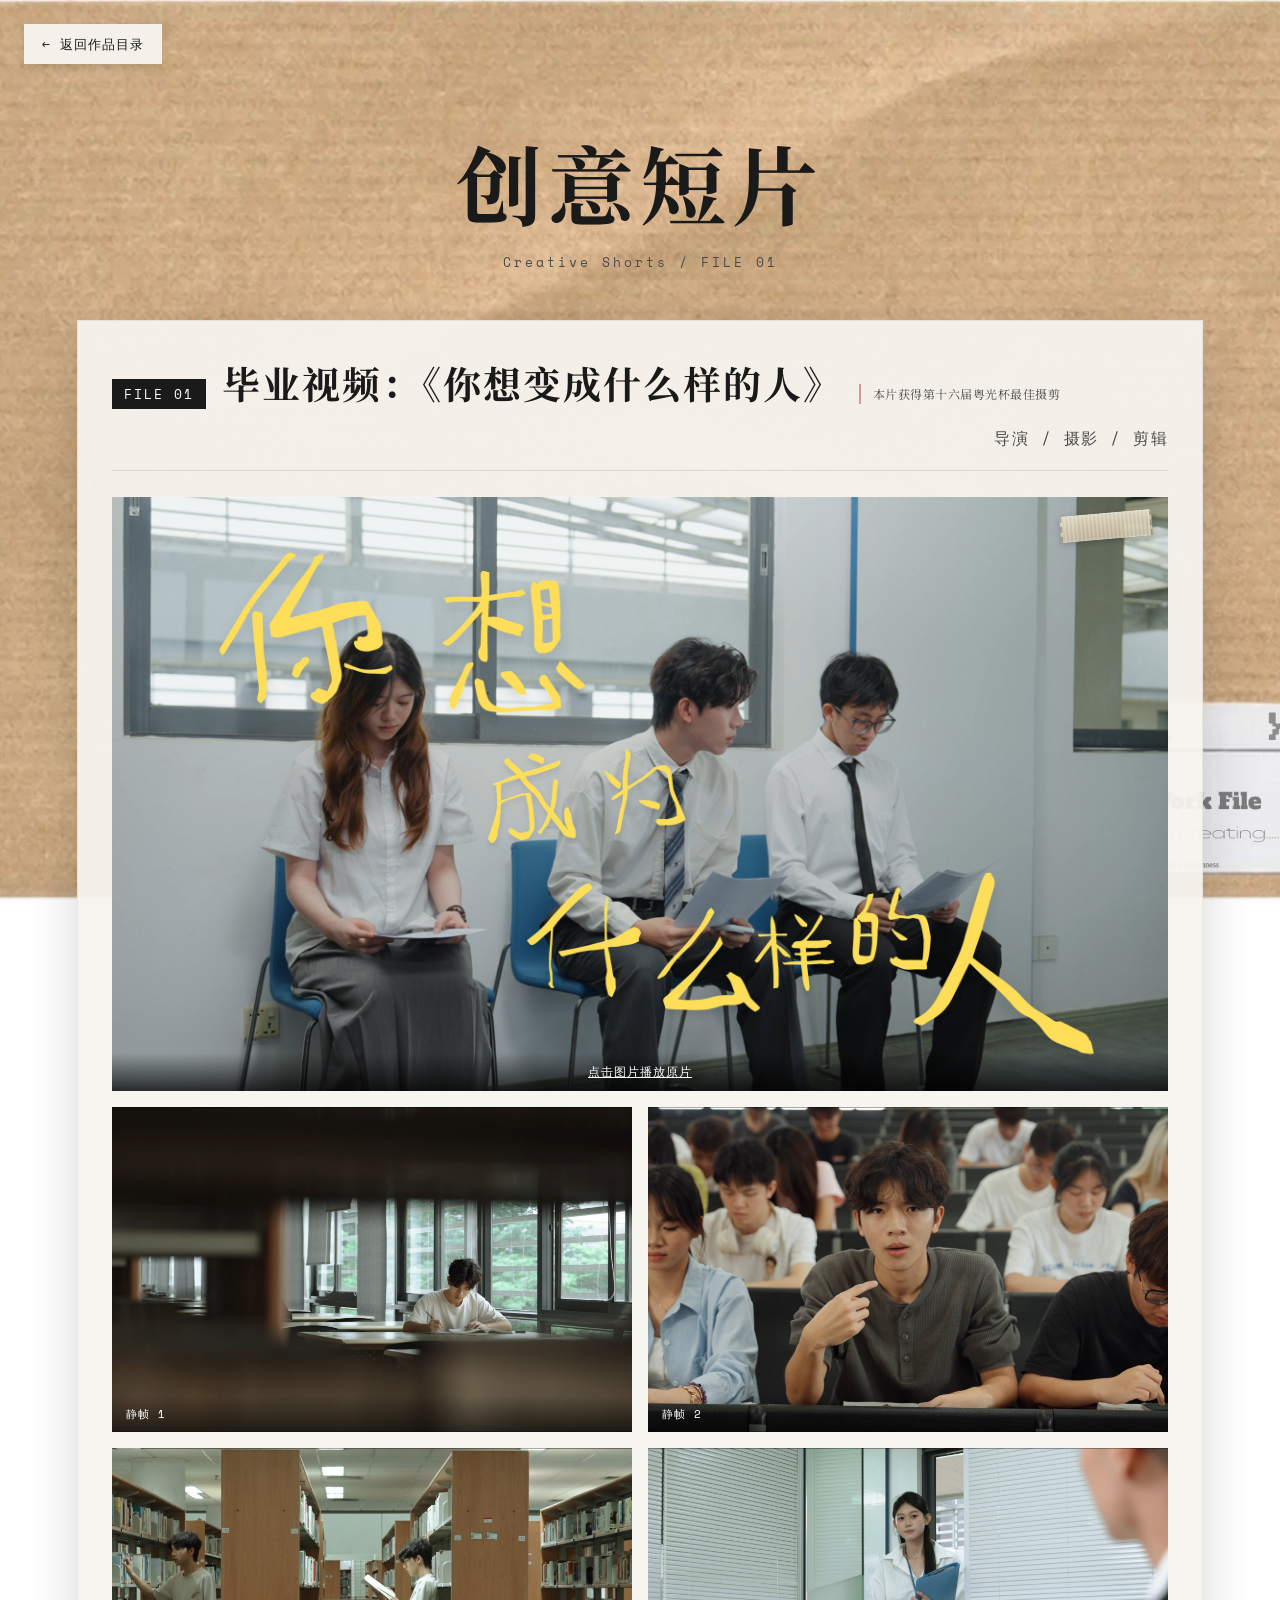
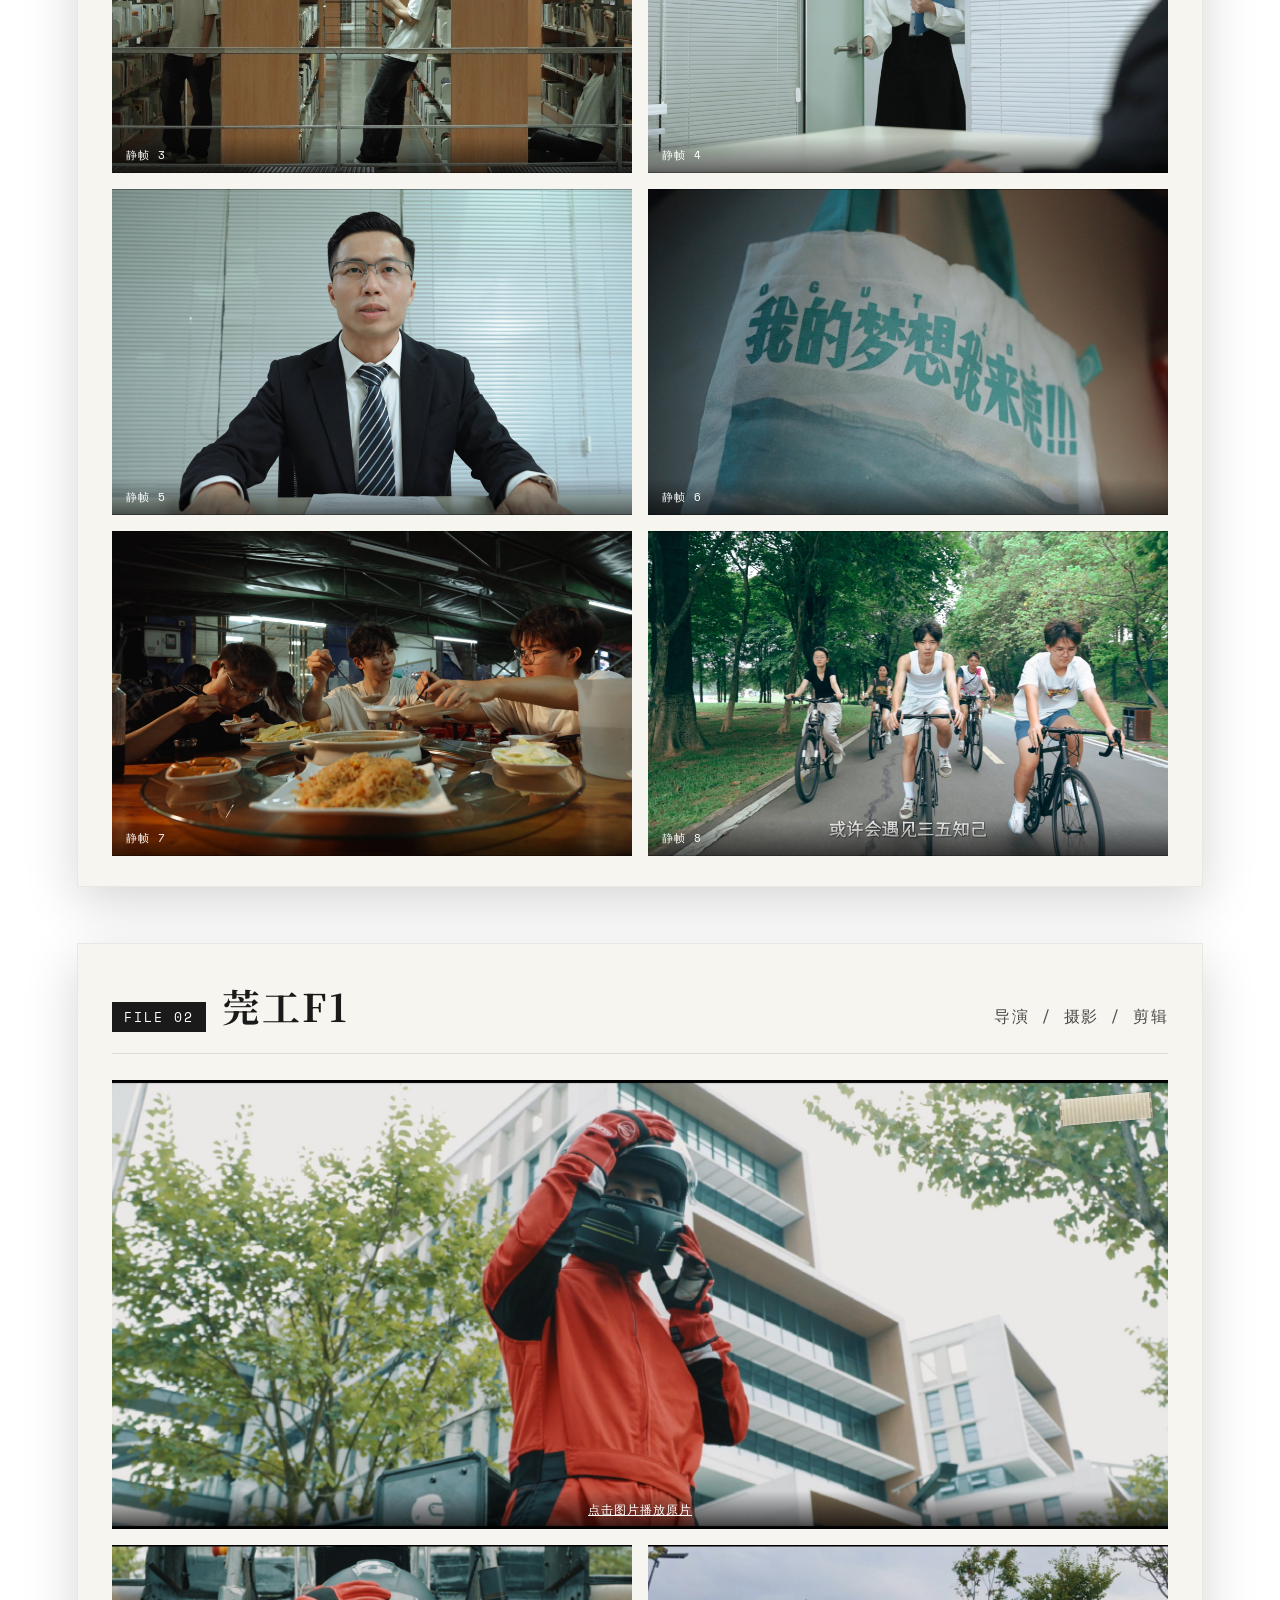
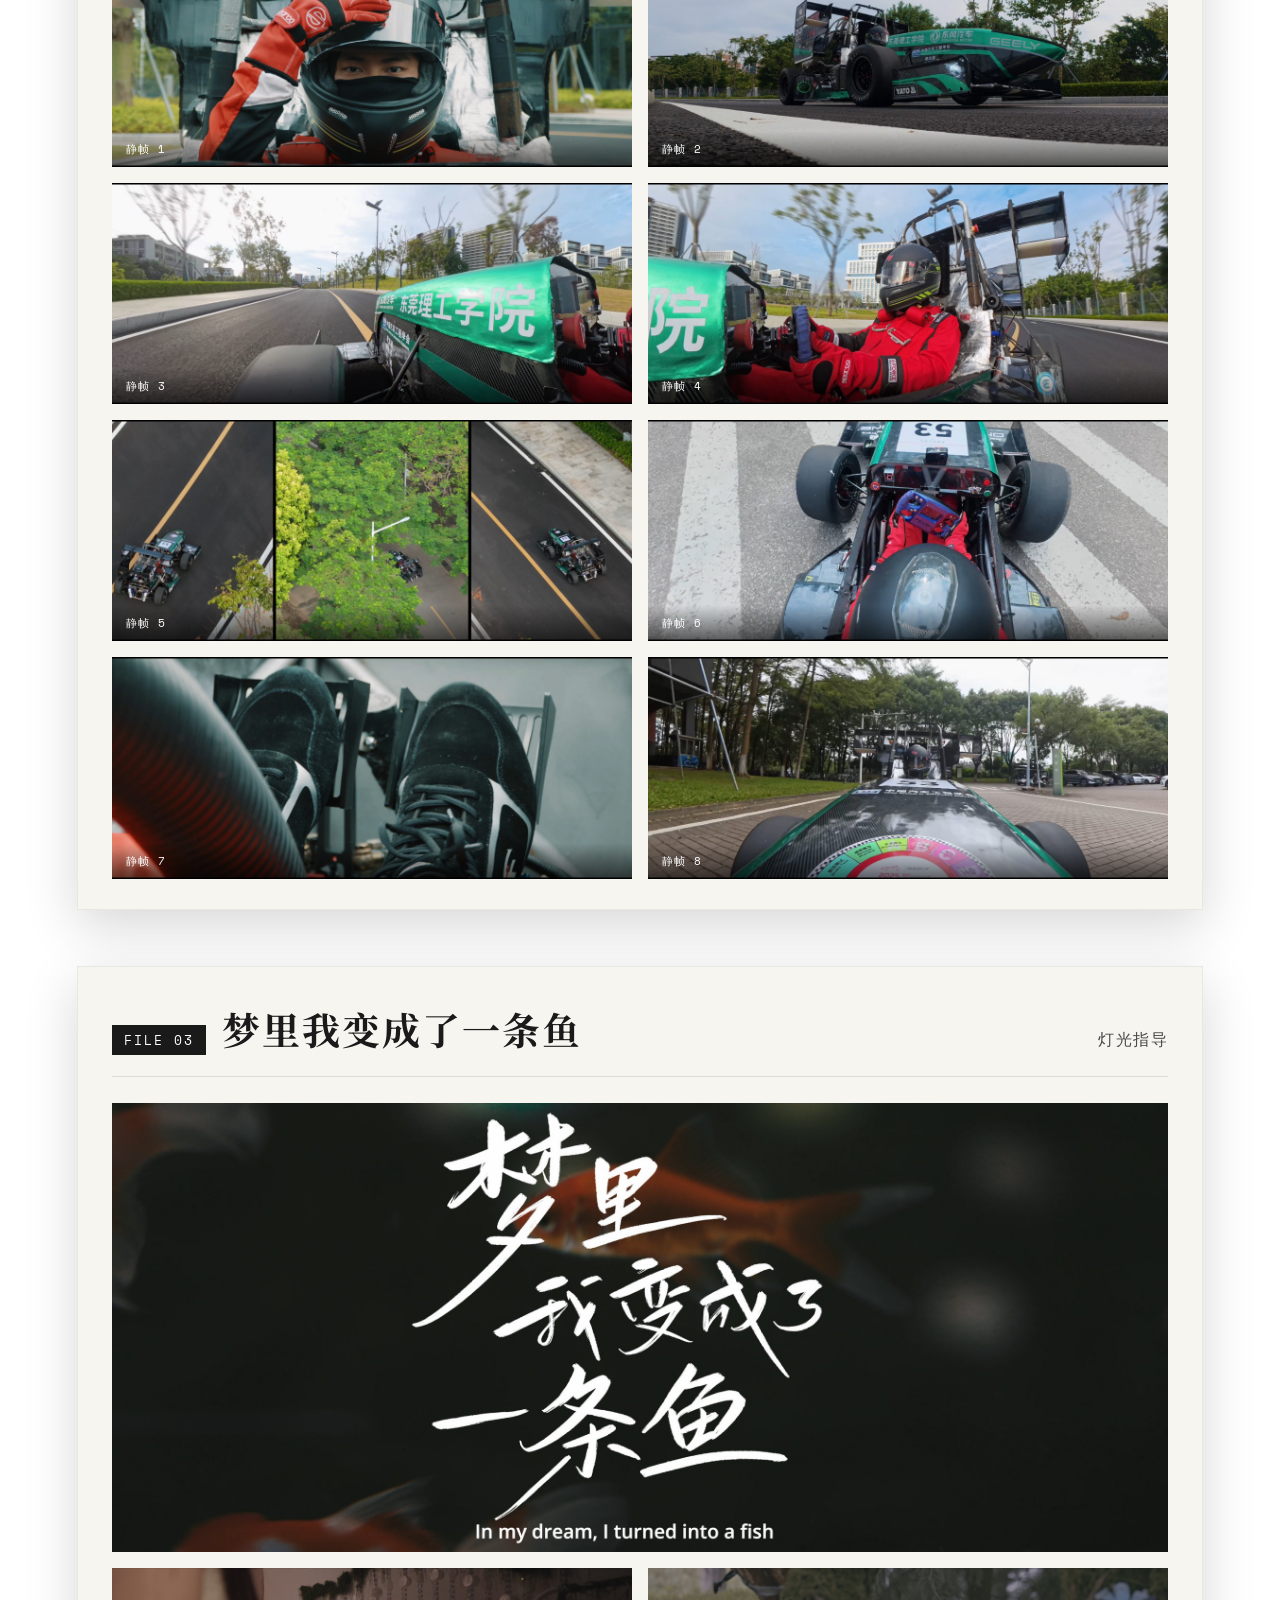
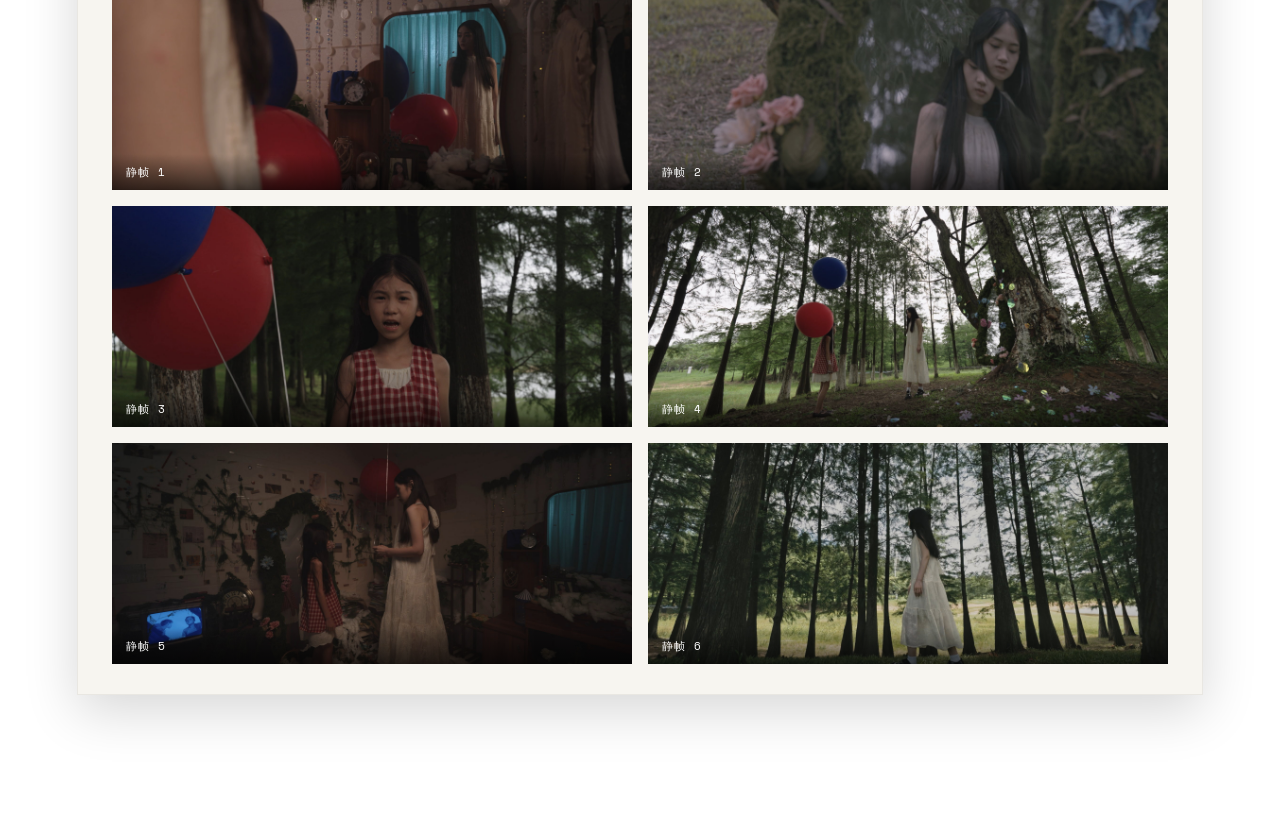
<file: pages/creative-shorts.html>
<!DOCTYPE html>
<html lang="zh-CN">
<head>
  <meta charset="UTF-8">
  <meta name="viewport" content="width=device-width, initial-scale=1.0">
  <title>创意短片 · 薛嘉耀个人影像作品档案</title>
  <link rel="stylesheet" href="../css/style.css">
</head>
<body class="category-page">
  <a href="../index.html#works" class="back-btn">← 返回作品目录</a>

  <div class="category-header">
    <h1 data-editable>创意短片</h1>
    <p class="category-en" data-editable>Creative Shorts / FILE 01</p>
  </div>

    <section class="work-block">
      <div class="work-block-head">
        <span class="work-block-num">FILE 01</span>
        <h2 class="work-block-title" data-editable>毕业视频：《你想变成什么样的人》</h2>
        <span class="work-block-note" data-editable>本片获得第十六届粤光杯最佳摄剪</span>
        <span class="work-block-meta" data-editable>导演 / 摄影 / 剪辑</span>
      </div>
      <div class="work-stills">
          <figure class="cover playable">
            <a class="cover-link" href="https://www.xinpianchang.com/a13466608?from=UserProfile" target="_blank" rel="noopener">
              <span class="cover-tape"></span>
              <span class="cover-hint">点击图片播放原片</span>
            </a>
            <img src="../assets/works/creative-shorts/grad-creative/01.jpg" alt="毕业视频：《你想变成什么样的人》 封面" loading="lazy">
          </figure>
          <figure>
            <img src="../assets/works/creative-shorts/grad-creative/02.jpg" alt="毕业视频：《你想变成什么样的人》 静帧 1" loading="lazy">
            <figcaption>静帧 1</figcaption>
          </figure>
          <figure>
            <img src="../assets/works/creative-shorts/grad-creative/03.jpg" alt="毕业视频：《你想变成什么样的人》 静帧 2" loading="lazy">
            <figcaption>静帧 2</figcaption>
          </figure>
          <figure>
            <img src="../assets/works/creative-shorts/grad-creative/04.jpg" alt="毕业视频：《你想变成什么样的人》 静帧 3" loading="lazy">
            <figcaption>静帧 3</figcaption>
          </figure>
          <figure>
            <img src="../assets/works/creative-shorts/grad-creative/05.jpg" alt="毕业视频：《你想变成什么样的人》 静帧 4" loading="lazy">
            <figcaption>静帧 4</figcaption>
          </figure>
          <figure>
            <img src="../assets/works/creative-shorts/grad-creative/06.jpg" alt="毕业视频：《你想变成什么样的人》 静帧 5" loading="lazy">
            <figcaption>静帧 5</figcaption>
          </figure>
          <figure>
            <img src="../assets/works/creative-shorts/grad-creative/07.jpg" alt="毕业视频：《你想变成什么样的人》 静帧 6" loading="lazy">
            <figcaption>静帧 6</figcaption>
          </figure>
          <figure>
            <img src="../assets/works/creative-shorts/grad-creative/08.jpg" alt="毕业视频：《你想变成什么样的人》 静帧 7" loading="lazy">
            <figcaption>静帧 7</figcaption>
          </figure>
          <figure>
            <img src="../assets/works/creative-shorts/grad-creative/09.jpg" alt="毕业视频：《你想变成什么样的人》 静帧 8" loading="lazy">
            <figcaption>静帧 8</figcaption>
          </figure>
      </div>
    </section>
    <section class="work-block">
      <div class="work-block-head">
        <span class="work-block-num">FILE 02</span>
        <h2 class="work-block-title" data-editable>莞工F1</h2>
        <span class="work-block-meta" data-editable>导演 / 摄影 / 剪辑</span>
      </div>
      <div class="work-stills r235">
          <figure class="cover playable">
            <a class="cover-link" href="https://pub-905990f8d20f4c0585becde70460ab8c.r2.dev/duanpian/dgutf1.mp4" target="_blank" rel="noopener">
              <span class="cover-tape"></span>
              <span class="cover-hint">点击图片播放原片</span>
            </a>
            <img src="../assets/works/creative-shorts/dgut-f1/01.jpg" alt="莞工F1 封面" loading="lazy">
          </figure>
          <figure>
            <img src="../assets/works/creative-shorts/dgut-f1/02.jpg" alt="莞工F1 静帧 1" loading="lazy">
            <figcaption>静帧 1</figcaption>
          </figure>
          <figure>
            <img src="../assets/works/creative-shorts/dgut-f1/03.jpg" alt="莞工F1 静帧 2" loading="lazy">
            <figcaption>静帧 2</figcaption>
          </figure>
          <figure>
            <img src="../assets/works/creative-shorts/dgut-f1/09.jpg" alt="莞工F1 静帧 3" loading="lazy">
            <figcaption>静帧 3</figcaption>
          </figure>
          <figure>
            <img src="../assets/works/creative-shorts/dgut-f1/08.jpg" alt="莞工F1 静帧 4" loading="lazy">
            <figcaption>静帧 4</figcaption>
          </figure>
          <figure>
            <img src="../assets/works/creative-shorts/dgut-f1/04.jpg" alt="莞工F1 静帧 5" loading="lazy">
            <figcaption>静帧 5</figcaption>
          </figure>
          <figure>
            <img src="../assets/works/creative-shorts/dgut-f1/05.jpg" alt="莞工F1 静帧 6" loading="lazy">
            <figcaption>静帧 6</figcaption>
          </figure>
          <figure>
            <img src="../assets/works/creative-shorts/dgut-f1/06.jpg" alt="莞工F1 静帧 7" loading="lazy">
            <figcaption>静帧 7</figcaption>
          </figure>
          <figure>
            <img src="../assets/works/creative-shorts/dgut-f1/07.jpg" alt="莞工F1 静帧 8" loading="lazy">
            <figcaption>静帧 8</figcaption>
          </figure>
      </div>
    </section>
    <section class="work-block">
      <div class="work-block-head">
        <span class="work-block-num">FILE 03</span>
        <h2 class="work-block-title" data-editable>梦里我变成了一条鱼</h2>
        <span class="work-block-meta" data-editable>灯光指导</span>
      </div>
      <div class="work-stills r235">
          <figure class="cover">
            <img src="../assets/works/creative-shorts/dream-fish/01.jpg" alt="梦里我变成了一条鱼 封面" loading="lazy">
          </figure>
          <figure>
            <img src="../assets/works/creative-shorts/dream-fish/02.jpg" alt="梦里我变成了一条鱼 静帧 1" loading="lazy">
            <figcaption>静帧 1</figcaption>
          </figure>
          <figure>
            <img src="../assets/works/creative-shorts/dream-fish/03.jpg" alt="梦里我变成了一条鱼 静帧 2" loading="lazy">
            <figcaption>静帧 2</figcaption>
          </figure>
          <figure>
            <img src="../assets/works/creative-shorts/dream-fish/07.jpg" alt="梦里我变成了一条鱼 静帧 3" loading="lazy">
            <figcaption>静帧 3</figcaption>
          </figure>
          <figure>
            <img src="../assets/works/creative-shorts/dream-fish/05.jpg" alt="梦里我变成了一条鱼 静帧 4" loading="lazy">
            <figcaption>静帧 4</figcaption>
          </figure>
          <figure>
            <img src="../assets/works/creative-shorts/dream-fish/06.jpg" alt="梦里我变成了一条鱼 静帧 5" loading="lazy">
            <figcaption>静帧 5</figcaption>
          </figure>
          <figure>
            <img src="../assets/works/creative-shorts/dream-fish/04.jpg" alt="梦里我变成了一条鱼 静帧 6" loading="lazy">
            <figcaption>静帧 6</figcaption>
          </figure>
      </div>
    </section>

  <script src="../js/main.js"></script>
</body>
</html>
</file>
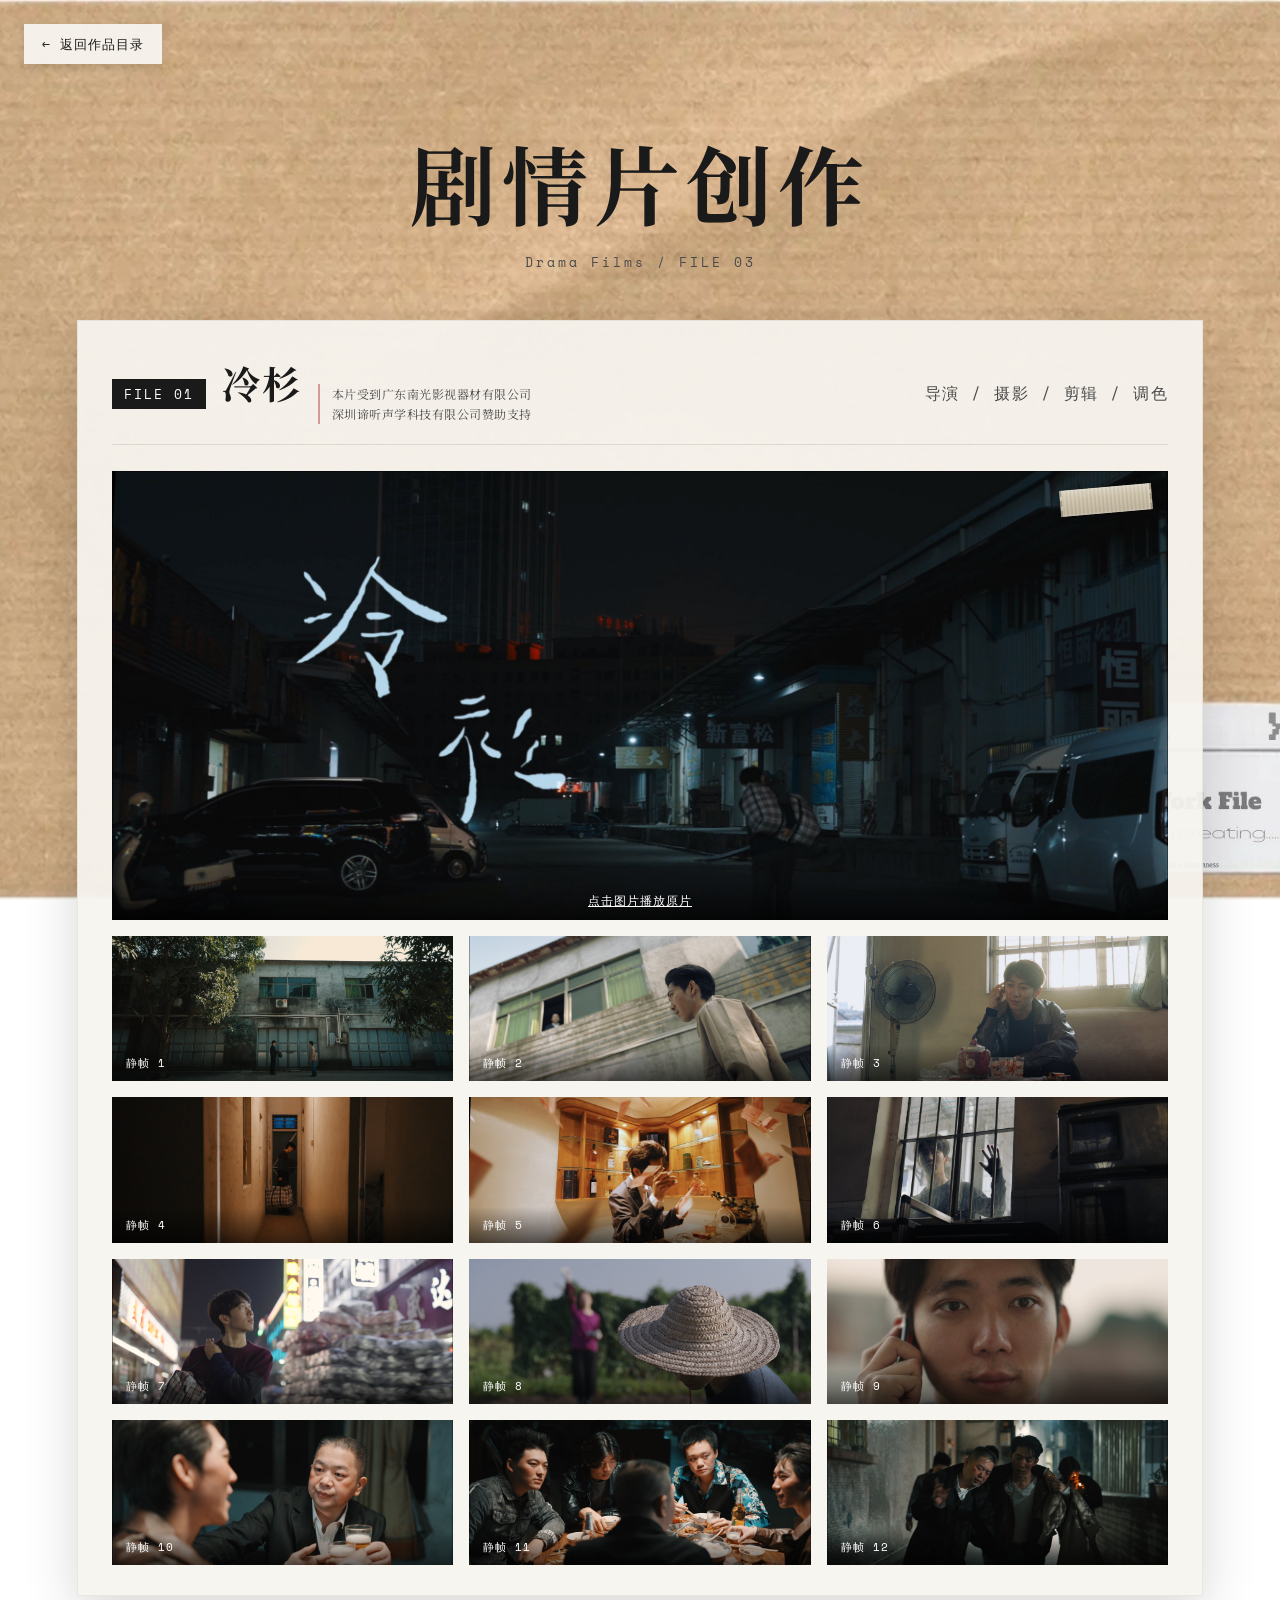
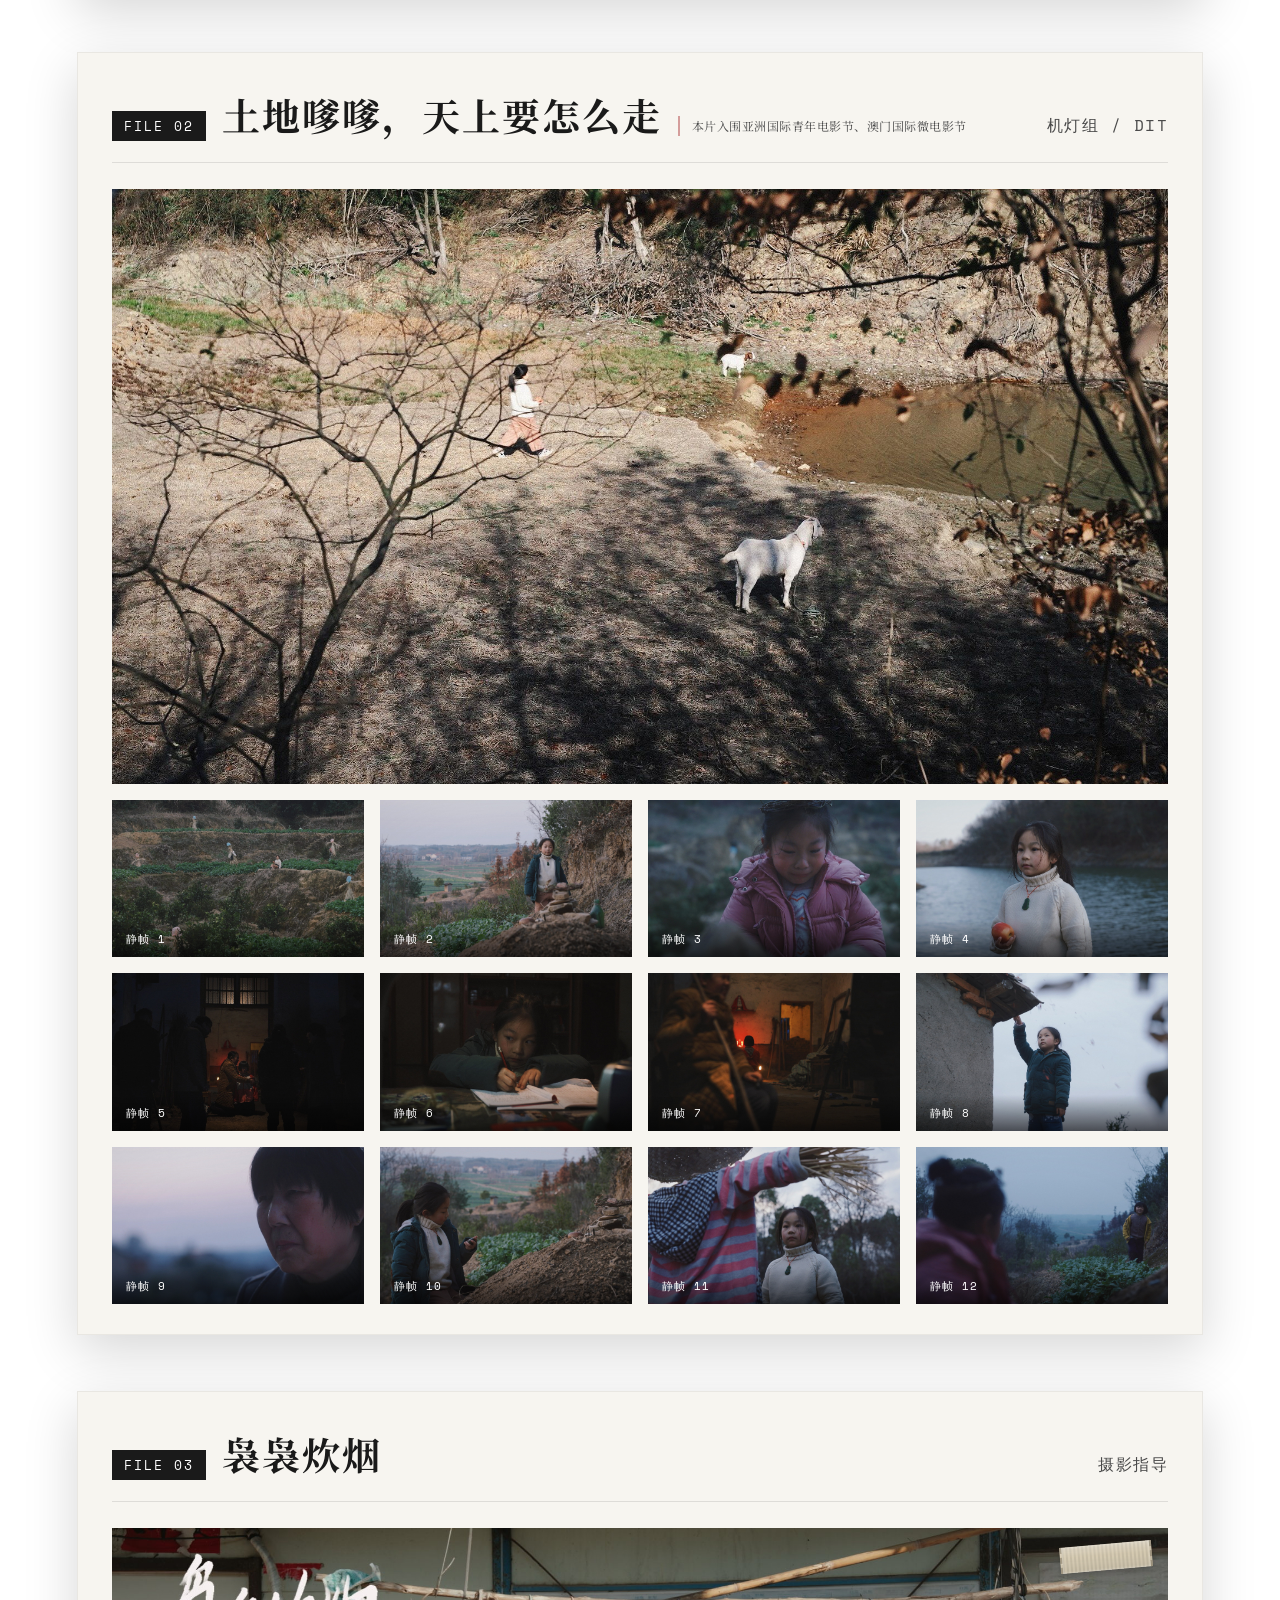
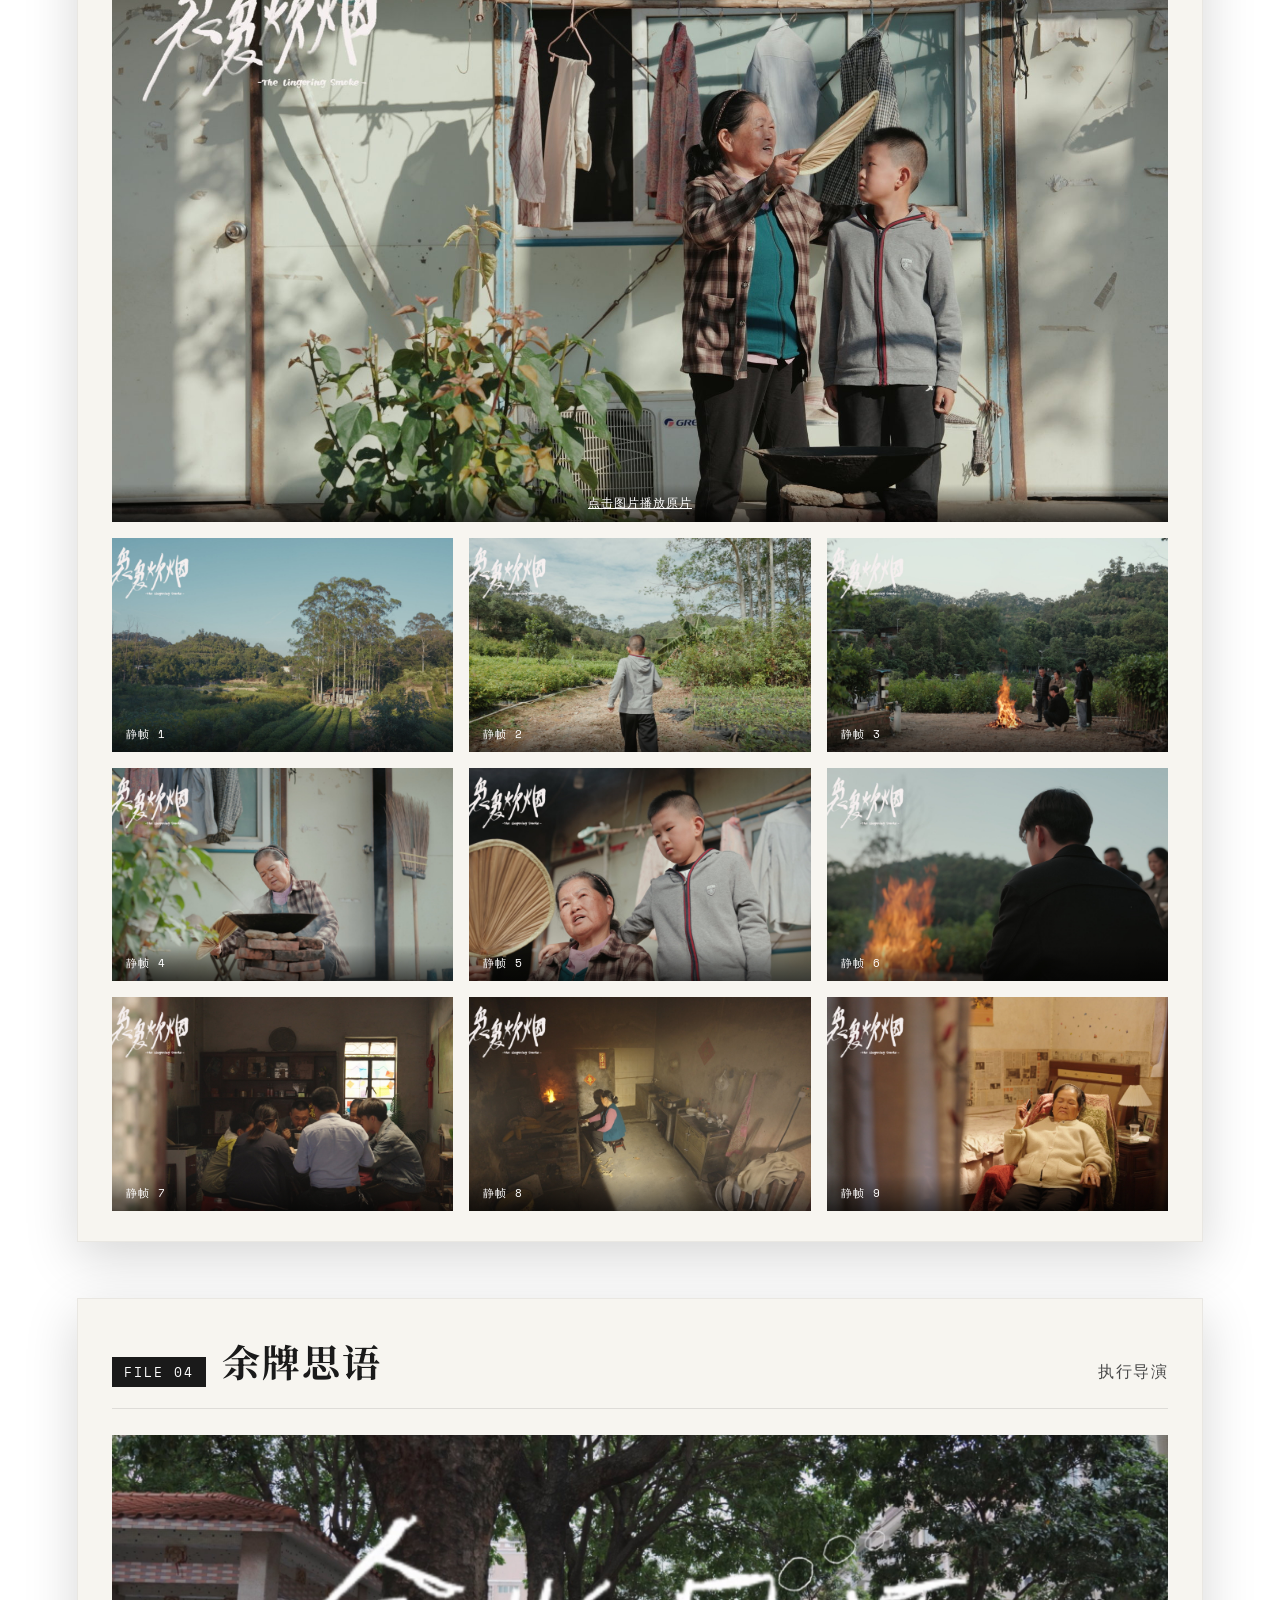
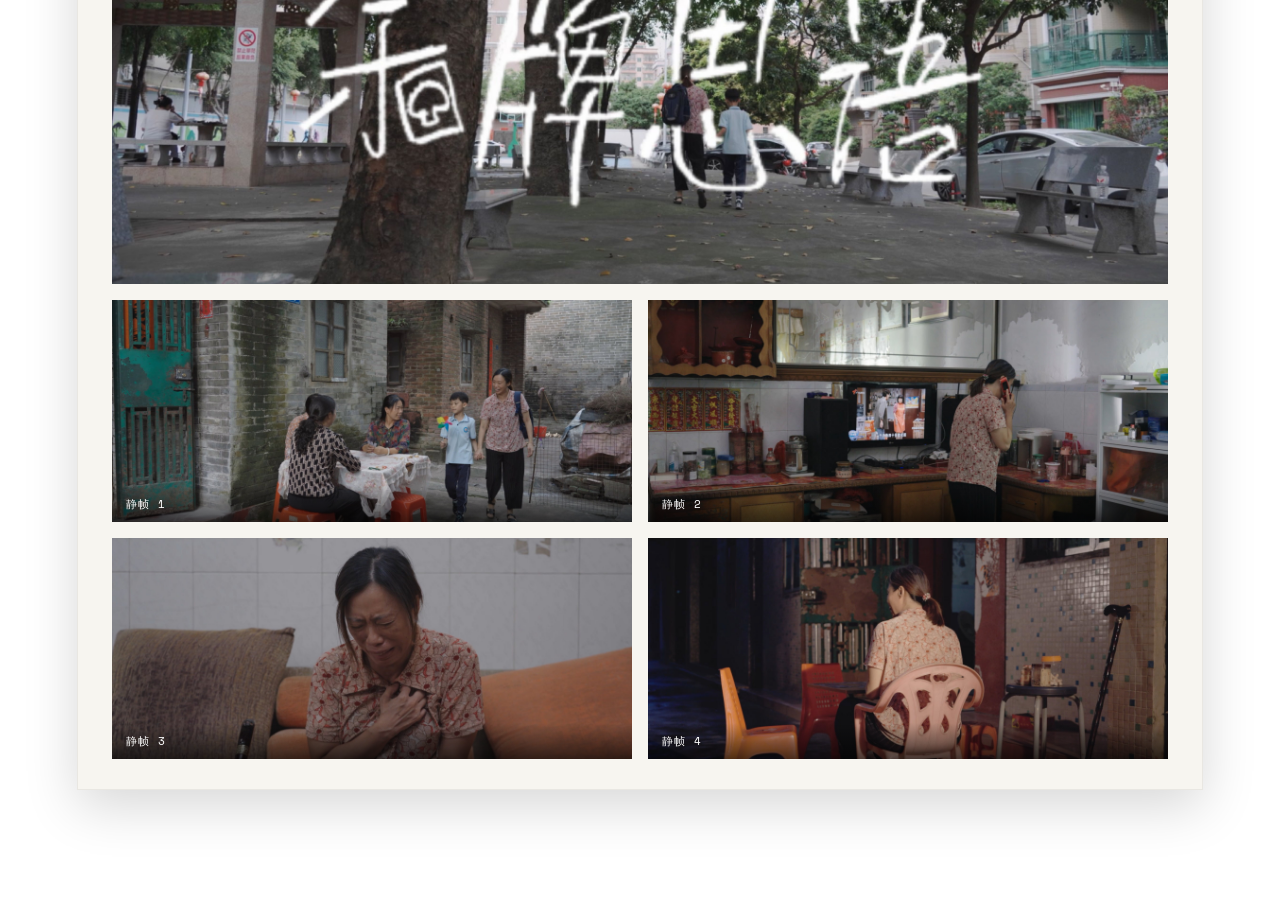
<file: pages/drama-films.html>
<!DOCTYPE html>
<html lang="zh-CN">
<head>
  <meta charset="UTF-8">
  <meta name="viewport" content="width=device-width, initial-scale=1.0">
  <title>剧情片创作 · 薛嘉耀个人影像作品档案</title>
  <link rel="stylesheet" href="../css/style.css">
</head>
<body class="category-page">
  <a href="../index.html#works" class="back-btn">← 返回作品目录</a>

  <div class="category-header">
    <h1 data-editable>剧情片创作</h1>
    <p class="category-en" data-editable>Drama Films / FILE 03</p>
  </div>

    <section class="work-block">
      <div class="work-block-head">
        <span class="work-block-num">FILE 01</span>
        <h2 class="work-block-title" data-editable>冷杉</h2>
        <span class="work-block-note" data-editable>本片受到广东南光影视器材有限公司<br>深圳谛听声学科技有限公司赞助支持</span>
        <span class="work-block-meta" data-editable>导演 / 摄影 / 剪辑 / 调色</span>
      </div>
      <div class="work-stills cols-3 r235">
          <figure class="cover playable">
            <a class="cover-link" href="https://www.xinpianchang.com/a13812339" target="_blank" rel="noopener">
              <span class="cover-tape"></span>
              <span class="cover-hint">点击图片播放原片</span>
            </a>
            <img src="../assets/works/drama-films/lengshan/01.jpg" alt="冷杉 封面" loading="lazy">
          </figure>
          <figure>
            <img src="../assets/works/drama-films/lengshan/03.jpg" alt="冷杉 静帧 1" loading="lazy">
            <figcaption>静帧 1</figcaption>
          </figure>
          <figure>
            <img src="../assets/works/drama-films/lengshan/10.jpg" alt="冷杉 静帧 2" loading="lazy">
            <figcaption>静帧 2</figcaption>
          </figure>
          <figure>
            <img src="../assets/works/drama-films/lengshan/08.jpg" alt="冷杉 静帧 3" loading="lazy">
            <figcaption>静帧 3</figcaption>
          </figure>
          <figure>
            <img src="../assets/works/drama-films/lengshan/06.jpg" alt="冷杉 静帧 4" loading="lazy">
            <figcaption>静帧 4</figcaption>
          </figure>
          <figure>
            <img src="../assets/works/drama-films/lengshan/07.jpg" alt="冷杉 静帧 5" loading="lazy">
            <figcaption>静帧 5</figcaption>
          </figure>
          <figure>
            <img src="../assets/works/drama-films/lengshan/14.jpg" alt="冷杉 静帧 6" loading="lazy">
            <figcaption>静帧 6</figcaption>
          </figure>
          <figure>
            <img src="../assets/works/drama-films/lengshan/09.jpg" alt="冷杉 静帧 7" loading="lazy">
            <figcaption>静帧 7</figcaption>
          </figure>
          <figure>
            <img src="../assets/works/drama-films/lengshan/02.jpg" alt="冷杉 静帧 8" loading="lazy">
            <figcaption>静帧 8</figcaption>
          </figure>
          <figure>
            <img src="../assets/works/drama-films/lengshan/05.jpg" alt="冷杉 静帧 9" loading="lazy">
            <figcaption>静帧 9</figcaption>
          </figure>
          <figure>
            <img src="../assets/works/drama-films/lengshan/12.jpg" alt="冷杉 静帧 10" loading="lazy">
            <figcaption>静帧 10</figcaption>
          </figure>
          <figure>
            <img src="../assets/works/drama-films/lengshan/11.jpg" alt="冷杉 静帧 11" loading="lazy">
            <figcaption>静帧 11</figcaption>
          </figure>
          <figure>
            <img src="../assets/works/drama-films/lengshan/13.jpg" alt="冷杉 静帧 12" loading="lazy">
            <figcaption>静帧 12</figcaption>
          </figure>
      </div>
    </section>
    <section class="work-block">
      <div class="work-block-head">
        <span class="work-block-num">FILE 02</span>
        <h2 class="work-block-title" data-editable>土地嗲嗲，天上要怎么走</h2>
        <span class="work-block-note" data-editable>本片入围亚洲国际青年电影节、澳门国际微电影节</span>
        <span class="work-block-meta" data-editable>机灯组 / DIT</span>
      </div>
      <div class="work-stills cols-4">
          <figure class="cover">
            <img src="../assets/works/drama-films/tudi-diedie/04.jpg" alt="土地嗲嗲 封面" loading="lazy">
          </figure>
          <figure>
            <img src="../assets/works/drama-films/tudi-diedie/07.jpg" alt="土地嗲嗲 静帧 1" loading="lazy">
            <figcaption>静帧 1</figcaption>
          </figure>
          <figure>
            <img src="../assets/works/drama-films/tudi-diedie/05.jpg" alt="土地嗲嗲 静帧 2" loading="lazy">
            <figcaption>静帧 2</figcaption>
          </figure>
          <figure>
            <img src="../assets/works/drama-films/tudi-diedie/09.jpg" alt="土地嗲嗲 静帧 3" loading="lazy">
            <figcaption>静帧 3</figcaption>
          </figure>
          <figure>
            <img src="../assets/works/drama-films/tudi-diedie/13.jpg" alt="土地嗲嗲 静帧 4" loading="lazy">
            <figcaption>静帧 4</figcaption>
          </figure>
          <figure>
            <img src="../assets/works/drama-films/tudi-diedie/12.jpg" alt="土地嗲嗲 静帧 5" loading="lazy">
            <figcaption>静帧 5</figcaption>
          </figure>
          <figure>
            <img src="../assets/works/drama-films/tudi-diedie/11.jpg" alt="土地嗲嗲 静帧 6" loading="lazy">
            <figcaption>静帧 6</figcaption>
          </figure>
          <figure>
            <img src="../assets/works/drama-films/tudi-diedie/06.jpg" alt="土地嗲嗲 静帧 7" loading="lazy">
            <figcaption>静帧 7</figcaption>
          </figure>
          <figure>
            <img src="../assets/works/drama-films/tudi-diedie/03.jpg" alt="土地嗲嗲 静帧 8" loading="lazy">
            <figcaption>静帧 8</figcaption>
          </figure>
          <figure>
            <img src="../assets/works/drama-films/tudi-diedie/14.jpg" alt="土地嗲嗲 静帧 9" loading="lazy">
            <figcaption>静帧 9</figcaption>
          </figure>
          <figure>
            <img src="../assets/works/drama-films/tudi-diedie/01.jpg" alt="土地嗲嗲 静帧 10" loading="lazy">
            <figcaption>静帧 10</figcaption>
          </figure>
          <figure>
            <img src="../assets/works/drama-films/tudi-diedie/08.jpg" alt="土地嗲嗲 静帧 11" loading="lazy">
            <figcaption>静帧 11</figcaption>
          </figure>
          <figure>
            <img src="../assets/works/drama-films/tudi-diedie/10.jpg" alt="土地嗲嗲 静帧 12" loading="lazy">
            <figcaption>静帧 12</figcaption>
          </figure>
      </div>
    </section>
    <section class="work-block">
      <div class="work-block-head">
        <span class="work-block-num">FILE 03</span>
        <h2 class="work-block-title" data-editable>袅袅炊烟</h2>
        <span class="work-block-meta" data-editable>摄影指导</span>
      </div>
      <div class="work-stills cols-3">
          <figure class="cover playable">
            <a class="cover-link" href="https://www.xinpianchang.com/a13678837?from=UserProfile" target="_blank" rel="noopener">
              <span class="cover-tape"></span>
              <span class="cover-hint">点击图片播放原片</span>
            </a>
            <img src="../assets/works/drama-films/niaoniao-chuiyan/12.jpg" alt="袅袅炊烟 封面" loading="lazy">
          </figure>
          <figure>
            <img src="../assets/works/drama-films/niaoniao-chuiyan/01.jpg" alt="袅袅炊烟 静帧 1" loading="lazy">
            <figcaption>静帧 1</figcaption>
          </figure>
          <figure>
            <img src="../assets/works/drama-films/niaoniao-chuiyan/10.jpg" alt="袅袅炊烟 静帧 2" loading="lazy">
            <figcaption>静帧 2</figcaption>
          </figure>
          <figure>
            <img src="../assets/works/drama-films/niaoniao-chuiyan/09.jpg" alt="袅袅炊烟 静帧 3" loading="lazy">
            <figcaption>静帧 3</figcaption>
          </figure>
          <figure>
            <img src="../assets/works/drama-films/niaoniao-chuiyan/11.jpg" alt="袅袅炊烟 静帧 4" loading="lazy">
            <figcaption>静帧 4</figcaption>
          </figure>
          <figure>
            <img src="../assets/works/drama-films/niaoniao-chuiyan/08.jpg" alt="袅袅炊烟 静帧 5" loading="lazy">
            <figcaption>静帧 5</figcaption>
          </figure>
          <figure>
            <img src="../assets/works/drama-films/niaoniao-chuiyan/07.jpg" alt="袅袅炊烟 静帧 6" loading="lazy">
            <figcaption>静帧 6</figcaption>
          </figure>
          <figure>
            <img src="../assets/works/drama-films/niaoniao-chuiyan/06.jpg" alt="袅袅炊烟 静帧 7" loading="lazy">
            <figcaption>静帧 7</figcaption>
          </figure>
          <figure>
            <img src="../assets/works/drama-films/niaoniao-chuiyan/03.jpg" alt="袅袅炊烟 静帧 8" loading="lazy">
            <figcaption>静帧 8</figcaption>
          </figure>
          <figure>
            <img src="../assets/works/drama-films/niaoniao-chuiyan/02.jpg" alt="袅袅炊烟 静帧 9" loading="lazy">
            <figcaption>静帧 9</figcaption>
          </figure>
      </div>
    </section>
    <section class="work-block">
      <div class="work-block-head">
        <span class="work-block-num">FILE 04</span>
        <h2 class="work-block-title" data-editable>余牌思语</h2>
        <span class="work-block-meta" data-editable>执行导演</span>
      </div>
      <div class="work-stills r235">
          <figure class="cover">
            <img src="../assets/works/drama-films/yupai-siyu/01.jpg" alt="余牌思语 封面" loading="lazy">
          </figure>
          <figure>
            <img src="../assets/works/drama-films/yupai-siyu/02.jpg" alt="余牌思语 静帧 1" loading="lazy">
            <figcaption>静帧 1</figcaption>
          </figure>
          <figure>
            <img src="../assets/works/drama-films/yupai-siyu/03.jpg" alt="余牌思语 静帧 2" loading="lazy">
            <figcaption>静帧 2</figcaption>
          </figure>
          <figure>
            <img src="../assets/works/drama-films/yupai-siyu/04.jpg" alt="余牌思语 静帧 3" loading="lazy">
            <figcaption>静帧 3</figcaption>
          </figure>
          <figure>
            <img src="../assets/works/drama-films/yupai-siyu/05.jpg" alt="余牌思语 静帧 4" loading="lazy">
            <figcaption>静帧 4</figcaption>
          </figure>
      </div>
    </section>

  <script src="../js/main.js"></script>
</body>
</html>
</file>
<file: css/style.css>
/* =========================================================
   薛嘉耀个人影像作品集 — 真实牛皮纸档案风设计系统
   ========================================================= */

@import url('https://fonts.googleapis.com/css2?family=Noto+Serif+SC:wght@200;300;400;600;700;900&family=Space+Mono:wght@400;700&display=swap');

:root {
  --paper: #f7f5f0;
  --ink: #1a1a1a;
  --ink-light: #4a4a4a;
  --red-seal: #a83232;
  --kraft: #c9a878;
  --kraft-dark: #8b6f4e;
  --tape: rgba(245, 240, 230, 0.78);
  --shadow: rgba(30, 20, 10, 0.22);
  --radius: 2px;
}

* {
  margin: 0;
  padding: 0;
  box-sizing: border-box;
}

html {
  scroll-behavior: smooth;
}

body {
  font-family: 'Noto Serif SC', 'PingFang SC', 'Microsoft YaHei', serif;
  color: var(--ink);
  background: var(--kraft);
  overflow: auto;
  min-height: 100vh;
}

body.category-page {
  overflow: auto;
}

img {
  max-width: 100%;
  display: block;
}

a {
  color: inherit;
  text-decoration: none;
}

/* =========================================================
   HERO 封面：直接使用 hero底图.jpg + hero标签.png
   #hero 自身就是背景图，不依赖子元素，确保稳定渲染
   ========================================================= */
#hero {
  position: fixed;
  inset: 0;
  z-index: 10;
  display: flex;
  align-items: flex-start;
  justify-content: center;
  width: 100vw;
  height: 100vh;
  padding-top: 10vh;
  background-image: url('../assets/images/hero-kraft-bg.jpg?v=4');
  background-size: cover;
  background-position: center center;
  background-repeat: no-repeat;
  background-color: #b08d5f; /* 图加载前的兜底色 */
}

.hero-label-wrapper {
  position: relative;
  z-index: 2;
  width: min(460px, 30vw);
  margin-top: 2vh;
  animation: labelSnap 1.1s cubic-bezier(0.34, 1.56, 0.64, 1) 0.25s both;
}

.hero-label {
  width: 100%;
  height: auto;
}

/* 标签“啪”地吸附：从上方飞入 + 回弹落定，最终微微右倾匹配参考 */
@keyframes labelSnap {
  0% {
    opacity: 0;
    transform: translateY(-100px) scale(1.45) rotate(-10deg);
  }
  50% {
    opacity: 1;
    transform: translateY(12px) scale(0.92) rotate(4deg);
  }
  70% {
    transform: translateY(-6px) scale(1.04) rotate(-0.5deg);
  }
  85% {
    transform: translateY(3px) scale(0.98) rotate(2deg);
  }
  100% {
    transform: translateY(0) scale(1) rotate(1.5deg);
  }
}

.scroll-hint {
  position: absolute;
  bottom: 22px;
  left: 50%;
  transform: translateX(-50%);
  z-index: 3;
  text-align: center;
  color: var(--ink-light);
  font-size: 11px;
  letter-spacing: 2px;
  opacity: 0.45;
  animation: hintPulse 2.5s ease-in-out infinite;
}

.scroll-hint span {
  display: block;
  margin-bottom: 8px;
  font-family: 'Space Mono', monospace;
}

.scroll-arrow {
  width: 1px;
  height: 28px;
  background: var(--ink-light);
  margin: 0 auto;
  position: relative;
}

.scroll-arrow::after {
  content: '';
  position: absolute;
  bottom: 0;
  left: -3px;
  width: 7px;
  height: 7px;
  border-right: 1px solid var(--ink-light);
  border-bottom: 1px solid var(--ink-light);
  transform: rotate(45deg);
}

@keyframes hintPulse {
  0%, 100% { opacity: 0.5; transform: translateX(-50%) translateY(0); }
  50% { opacity: 1; transform: translateX(-50%) translateY(6px); }
}

/* =========================================================
   主内容区（滚动后从 hero 下方自然出现）
   ========================================================= */
#mainContent {
  position: relative;
  z-index: 15;
  margin-top: 100vh;
  background: url('../assets/images/bg-4.jpg?v=5') center top / cover no-repeat fixed;
}

.section {
  position: relative;
  min-height: 100vh;
  width: 100%;
  background-size: cover;
  background-position: center;
  background-repeat: no-repeat;
  background-attachment: fixed;
  display: flex;
  flex-direction: column;
  justify-content: center;
  padding: 10vh 8vw;
  margin-bottom: -3px;
  transform: translateZ(0);
}

/* 概况区使用带白纸的底图 5.png（随内容滚动，像一张铺在牛皮纸上的白纸） */
.profile-section {
  background-image: url('../assets/images/bg-5.jpg?v=5');
  background-color: #c4a88a;
  background-attachment: scroll;
}

.section-inner {
  max-width: 1200px;
  margin: 0 auto;
  width: 100%;
}

/* 白色纸张内容卡片 */
.paper-card {
  background: rgba(247, 245, 240, 0.94);
  padding: 48px 42px;
  box-shadow: 0 12px 50px rgba(0,0,0,0.15);
  position: relative;
}

.paper-card::before {
  content: '';
  position: absolute;
  top: 18px;
  left: 18px;
  right: 18px;
  bottom: 18px;
  border: 1px solid rgba(0,0,0,0.08);
  pointer-events: none;
}

.tape {
  position: absolute;
  background: var(--tape);
  box-shadow: 0 1px 4px rgba(0,0,0,0.08);
  opacity: 0.85;
}

.tape-top {
  top: -12px;
  left: 50%;
  transform: translateX(-50%) rotate(-1deg);
  width: 140px;
  height: 28px;
}

.tape-left {
  left: -14px;
  top: 40px;
  width: 28px;
  height: 90px;
  transform: rotate(2deg);
}

.tape-right {
  right: -14px;
  top: 60px;
  width: 28px;
  height: 70px;
  transform: rotate(-1.5deg);
}

/* =========================================================
   标题系统
   ========================================================= */
.section-title {
  font-family: 'Noto Serif SC', serif;
  font-size: clamp(44px, 7vw, 92px);
  letter-spacing: 6px;
  line-height: 1.05;
  margin-bottom: 12px;
}

.section-title-en {
  font-family: 'Space Mono', monospace;
  font-size: clamp(12px, 1.4vw, 15px);
  letter-spacing: 3px;
  text-transform: uppercase;
  color: var(--ink-light);
  margin-bottom: 42px;
  display: block;
}

/* =========================================================
   个人档案区
   ========================================================= */
.profile-section .section-inner {
  display: grid;
  grid-template-columns: 1fr 1.2fr;
  gap: 48px;
  align-items: start;
}

.profile-left {
  position: relative;
}

.profile-name {
  font-family: 'Noto Serif SC', serif;
  font-size: clamp(52px, 8vw, 110px);
  line-height: 1;
  letter-spacing: 8px;
  margin-bottom: 10px;
}

.profile-name-en {
  font-family: 'Space Mono', monospace;
  font-size: 14px;
  letter-spacing: 3px;
  color: var(--ink-light);
  margin-bottom: 28px;
}

.profile-meta {
  font-size: 15px;
  line-height: 2;
  color: var(--ink-light);
  margin-bottom: 24px;
}

.profile-meta strong {
  color: var(--ink);
  font-weight: 600;
}

.profile-qr {
  width: 120px;
  height: 120px;
  background: #fff;
  padding: 6px;
  border: 1px solid rgba(0,0,0,0.1);
  margin-top: 20px;
}

.profile-right p {
  font-size: 16px;
  line-height: 2.1;
  margin-bottom: 20px;
  text-align: justify;
}

.profile-right p:last-child {
  margin-bottom: 0;
}

.highlight {
  background: linear-gradient(transparent 60%, rgba(168, 50, 50, 0.15) 60%);
  padding: 0 2px;
}

/* =========================================================
   案例展示四宫格（强制 2x2）
   ========================================================= */
.works-grid {
  display: grid;
  grid-template-columns: 1fr 1fr;
  gap: 24px;
}

.work-card {
  position: relative;
  /* 覆盖底图，比例归 16:9 */
  aspect-ratio: 16 / 9;
  background-color: #232323;
  background-size: cover;
  background-position: center;
  background-repeat: no-repeat;
  padding: 32px;
  display: flex;
  flex-direction: column;
  justify-content: flex-end;
  box-shadow: 0 10px 40px rgba(0,0,0,0.12);
  transition: transform 0.3s ease, box-shadow 0.3s ease;
  overflow: hidden;
}

.work-card:hover {
  transform: translateY(-6px) rotate(-0.5deg);
  box-shadow: 0 18px 55px rgba(0,0,0,0.18);
}

.work-card::after {
  content: '';
  position: absolute;
  inset: 0;
  background: linear-gradient(to top, rgba(0,0,0,0.68) 0%, rgba(0,0,0,0.25) 45%, transparent 70%);
  z-index: 1;
}

.work-card-content {
  position: relative;
  z-index: 2;
}

.work-card-num {
  font-family: 'Space Mono', monospace;
  font-size: 13px;
  color: #fff;
  margin-bottom: 8px;
  opacity: 0.9;
}

.work-card-title {
  font-family: 'Noto Serif SC', serif;
  font-size: clamp(28px, 4vw, 42px);
  color: #fff;
  letter-spacing: 3px;
  line-height: 1.2;
}

.work-card-en {
  font-family: 'Space Mono', monospace;
  font-size: 12px;
  color: rgba(255,255,255,0.8);
  margin-top: 6px;
  letter-spacing: 2px;
}

/* =========================================================
   能力定位
   ========================================================= */
.skill-block {
  display: grid;
  grid-template-columns: 80px 1fr;
  gap: 24px;
  margin-bottom: 36px;
  align-items: start;
}

.skill-num {
  font-family: 'Space Mono', monospace;
  font-size: 42px;
  color: var(--red-seal);
  opacity: 0.7;
  line-height: 1;
}

.skill-body h3 {
  font-size: 22px;
  margin-bottom: 10px;
  letter-spacing: 2px;
}

.skill-body p {
  font-size: 15px;
  line-height: 1.9;
  color: var(--ink-light);
}

/* =========================================================
   联系方式
   ========================================================= */
.contact-grid {
  display: grid;
  grid-template-columns: repeat(3, 1fr);
  gap: 24px;
}

.contact-card {
  background: rgba(247, 245, 240, 0.94);
  padding: 32px 24px;
  text-align: center;
  box-shadow: 0 10px 40px rgba(0,0,0,0.12);
  transition: transform 0.25s ease;
}

.contact-card:hover {
  transform: translateY(-4px);
}

.contact-label {
  font-family: 'Space Mono', monospace;
  font-size: 12px;
  color: var(--ink-light);
  letter-spacing: 2px;
  margin-bottom: 14px;
}

.contact-value {
  font-size: 16px;
  font-weight: 600;
  word-break: break-all;
}

.resume-btn {
  display: inline-block;
  margin-top: 16px;
  padding: 10px 24px;
  border: 1px solid var(--ink);
  font-family: 'Space Mono', monospace;
  font-size: 12px;
  letter-spacing: 2px;
  transition: background 0.25s, color 0.25s;
}

.resume-btn:hover {
  background: var(--ink);
  color: var(--paper);
}

/* =========================================================
   感谢页
   ========================================================= */
.thank-section {
  text-align: center;
}

.thank-section h2 {
  font-family: 'Noto Serif SC', serif;
  font-weight: 200;
  font-size: clamp(32px, 5vw, 72px);
  letter-spacing: 0.3em;
  text-indent: 0.3em;
  color: var(--ink);
  margin-bottom: 26px;
}

.thank-section p {
  font-family: 'Space Mono', monospace;
  font-size: 12px;
  letter-spacing: 0.5em;
  text-indent: 0.5em;
  text-transform: uppercase;
  color: var(--ink-light);
  opacity: 0.85;
}

/* =========================================================
   子页面通用 —— 背景固定用 5.png
   ========================================================= */
.category-page {
  background: url('../assets/images/bg-4.jpg?v=6') center center / cover no-repeat fixed;
  min-height: 100vh;
  padding: 10vh 6vw 8vh;
}

.back-btn {
  position: fixed;
  top: 24px;
  left: 24px;
  z-index: 100;
  background: rgba(247, 245, 240, 0.95);
  padding: 10px 18px;
  font-family: 'Space Mono', monospace;
  font-size: 13px;
  letter-spacing: 1px;
  box-shadow: 0 4px 15px rgba(0,0,0,0.12);
  transition: transform 0.2s ease;
}

.back-btn:hover {
  transform: translateX(-4px);
}

.category-header {
  text-align: center;
  margin-bottom: 48px;
  padding-top: 30px;
}

.category-header h1 {
  font-family: 'Noto Serif SC', serif;
  font-size: clamp(42px, 7vw, 86px);
  letter-spacing: 6px;
  margin-bottom: 8px;
}

.category-header .category-en {
  font-family: 'Space Mono', monospace;
  font-size: 13px;
  letter-spacing: 3px;
  color: var(--ink-light);
}

/* 子页面作品四宫格（强制 2x2） */
.works-grid-page {
  display: grid;
  grid-template-columns: 1fr 1fr;
  gap: 24px;
  max-width: 1200px;
  margin: 0 auto;
}

.work-item {
  position: relative;
  background: rgba(247, 245, 240, 0.93);
  aspect-ratio: 16 / 10;
  overflow: hidden;
  box-shadow: 0 12px 45px rgba(0,0,0,0.14);
  transition: transform 0.3s ease;
}

.work-item:hover {
  transform: translateY(-5px) rotate(-0.3deg);
}

.work-item img,
.work-item video {
  width: 100%;
  height: 100%;
  object-fit: cover;
  display: block;
}

.work-item-overlay {
  position: absolute;
  left: 0;
  right: 0;
  bottom: 0;
  padding: 24px 20px 18px;
  background: linear-gradient(to top, rgba(0,0,0,0.72), transparent);
  color: #fff;
}

.work-item-title {
  font-family: 'Noto Serif SC', serif;
  font-size: clamp(20px, 2.8vw, 30px);
  letter-spacing: 2px;
  margin-bottom: 4px;
}

.work-item-meta {
  font-family: 'Space Mono', monospace;
  font-size: 11px;
  letter-spacing: 1px;
  opacity: 0.85;
}

.award-badge {
  position: absolute;
  top: 14px;
  right: 14px;
  background: var(--red-seal);
  color: #fff;
  padding: 6px 12px;
  font-size: 12px;
  letter-spacing: 1px;
  box-shadow: 0 3px 10px rgba(0,0,0,0.2);
}

.work-item.still-only {
  aspect-ratio: 16 / 11;
}

/* =========================================================
   子页面 · 作品区块（单一作品完整静帧展示）
   ========================================================= */
.work-block {
  max-width: 1200px;
  margin: 0 auto 56px;
  background: rgba(247, 245, 240, 0.94);
  border: 1px solid rgba(0,0,0,0.06);
  box-shadow: 0 16px 50px rgba(0,0,0,0.16);
  position: relative;
  padding: 34px 34px 30px;
}

/* 顶部区：编号 + 标题 + 元信息 */
.work-block-head {
  display: flex;
  align-items: baseline;
  gap: 16px;
  flex-wrap: wrap;
  padding-bottom: 20px;
  margin-bottom: 26px;
  border-bottom: 1px solid rgba(0,0,0,0.1);
}

.work-block-num {
  font-family: 'Space Mono', monospace;
  font-size: 13px;
  letter-spacing: 2px;
  color: #fff;
  background: var(--ink);
  padding: 5px 12px;
}

.work-block-title {
  font-family: 'Noto Serif SC', serif;
  font-size: clamp(24px, 3.5vw, 38px);
  letter-spacing: 2px;
}

/* 剧名旁的小字备注（赞助 / 入围 / 获奖） */
.work-block-note {
  font-size: 12px;
  line-height: 1.65;
  letter-spacing: 0.5px;
  color: var(--ink-light);
  border-left: 2px solid rgba(168, 50, 50, 0.45);
  padding-left: 12px;
  max-width: 340px;
}

.work-block-meta {
  font-family: 'Space Mono', monospace;
  font-size: 16px;
  letter-spacing: 1.5px;
  color: var(--ink-light);
  margin-left: auto;
}

.work-block-award {
  background: var(--red-seal);
  color: #fff;
  font-size: 12px;
  letter-spacing: 1px;
  padding: 5px 12px;
}

/* 静帧网格：封面占整行，其余按列排 */
.work-stills {
  display: grid;
  grid-template-columns: 1fr 1fr;
  gap: 16px;
}

.work-stills figure {
  position: relative;
  margin: 0;
  overflow: hidden;
  background: #e8e2d8;
  aspect-ratio: 16 / 10;
}

/* 封面图：占满整行 */
.work-stills figure.cover {
  grid-column: 1 / -1;
  aspect-ratio: 16 / 9;
}

.work-stills img {
  width: 100%;
  height: 100%;
  object-fit: cover;
  display: block;
  transition: transform 0.4s ease;
}

.work-stills figure:hover img {
  transform: scale(1.04);
}

.work-stills figcaption {
  position: absolute;
  left: 0; right: 0; bottom: 0;
  padding: 10px 14px;
  font-family: 'Space Mono', monospace;
  font-size: 11px;
  letter-spacing: 1px;
  color: #fff;
  background: linear-gradient(to top, rgba(0,0,0,0.6), transparent);
}

/* 封面可点击跳转原片 */
.work-stills figure.playable { cursor: pointer; }
.work-stills figure.playable .cover-link {
  position: absolute;
  inset: 0;
  z-index: 3;
  display: block;
}
.work-stills figure.playable .cover-link:hover img { transform: scale(1.04); }
.work-stills figure.playable .cover-tape {
  position: absolute;
  top: 16px;
  right: 16px;
  width: 92px;
  height: 26px;
  z-index: 4;
  transform: rotate(-5deg);
  pointer-events: none;
  background:
    linear-gradient(180deg, rgba(255,255,255,0.28), rgba(255,255,255,0) 42%, rgba(0,0,0,0.08)),
    repeating-linear-gradient(90deg, rgba(0,0,0,0.07) 0 2px, transparent 2px 4px),
    rgba(226, 214, 188, 0.92);
  box-shadow: 0 2px 6px rgba(0,0,0,0.22), inset 0 0 3px rgba(255,255,255,0.45);
  border-left: 2px dashed rgba(120,110,90,0.5);
  border-right: 2px dashed rgba(120,110,90,0.5);
}
.work-stills figure.playable .cover-hint {
  position: absolute;
  left: 0; right: 0; bottom: 0;
  z-index: 4;
  padding: 10px 14px;
  font-family: 'Space Mono', monospace;
  font-size: 12px;
  letter-spacing: 1px;
  color: #fff;
  text-align: center;
  background: linear-gradient(to top, rgba(0,0,0,0.72), rgba(0,0,0,0));
  text-decoration: underline;
  pointer-events: none;
}

/* 一排五个 9:16 竖版静帧（无单独封面大图） */
.work-stills.still-row {
  grid-template-columns: repeat(5, 1fr);
  gap: 12px;
}

.work-stills.still-row figure {
  aspect-ratio: 9 / 16;
}

/* 竖版窄列：胶带与提示文字等比缩小 */
.work-stills.still-row figure.playable .cover-tape {
  top: 10px;
  right: 10px;
  width: 66px;
  height: 20px;
  transform: rotate(-6deg);
}
.work-stills.still-row figure.playable .cover-hint {
  padding: 8px 8px;
  font-size: 10px;
  letter-spacing: 0.5px;
}

/* 2.35:1 静帧按原比例排布（整组或单张封面） */
.work-stills.r235 figure,
.work-stills figure.r235 {
  aspect-ratio: 2.35 / 1;
}

/* 一行三张 / 一行四张 */
.work-stills.cols-3 { grid-template-columns: repeat(3, 1fr); }
.work-stills.cols-4 { grid-template-columns: repeat(4, 1fr); }

/* 视频占位区块（用户后续替换成 <video>） */
.work-video-slot {
  margin-top: 20px;
  aspect-ratio: 16 / 9;
  background: #d8d0c2;
  border: 1px dashed rgba(0,0,0,0.25);
  display: flex;
  align-items: center;
  justify-content: center;
  color: var(--ink-light);
  font-family: 'Space Mono', monospace;
  font-size: 13px;
  letter-spacing: 1px;
  overflow: hidden;
}
.work-video-slot video {
  width: 100%;
  height: 100%;
  object-fit: contain;
  background: #000;
}

/* 响应式：窄屏单列 */
@media (max-width: 768px) {
  .work-stills { grid-template-columns: 1fr; }
  .work-stills.cols-3,
  .work-stills.cols-4 { grid-template-columns: repeat(2, 1fr); }
  .work-stills figure.cover { aspect-ratio: 16 / 10; }
  .work-stills.r235 figure,
  .work-stills figure.cover.r235 { aspect-ratio: 2.35 / 1; }
  .work-stills.still-row { grid-template-columns: repeat(2, 1fr); }
  .work-block { padding: 22px 18px; }
  .work-block-meta { margin-left: 0; width: 100%; }
}


/* AIGC 工作流截图区 */
.workflow-strip {
  max-width: 1200px;
  margin: 32px auto 0;
  display: grid;
  grid-template-columns: repeat(4, 1fr);
  gap: 16px;
}

.workflow-item {
  aspect-ratio: 1;
  background: rgba(247, 245, 240, 0.9);
  display: flex;
  align-items: center;
  justify-content: center;
  font-size: 13px;
  color: var(--ink-light);
  border: 1px dashed rgba(0,0,0,0.15);
}

/* =========================================================
   响应式
   ========================================================= */

/* 手机竖屏：使用专用竖版背景，标签放大 */
@media (max-width: 768px) and (orientation: portrait) {
  #hero {
    background-image: url('../assets/images/hero-kraft-bg-portrait.jpg?v=5');
    background-position: center top;
    align-items: center;
    padding-top: 0;
  }

  .hero-label-wrapper {
    width: min(78vw, 420px);
    margin-top: 0;
  }

  .scroll-hint {
    bottom: 14px;
    font-size: 10px;
  }
}

@media (max-width: 900px) {
  .profile-section .section-inner {
    grid-template-columns: 1fr;
  }

  .contact-grid {
    grid-template-columns: 1fr;
  }

  .works-grid,
  .works-grid-page {
    grid-template-columns: 1fr 1fr;
    gap: 16px;
  }

  .paper-card {
    padding: 32px 24px;
  }

  .workflow-strip {
    grid-template-columns: repeat(2, 1fr);
  }
}

@media (max-width: 480px) {
  .hero-label-wrapper {
    width: min(320px, 58vw);
  }

  .section {
    padding: 8vh 5vw;
  }

  .works-grid,
  .works-grid-page {
    grid-template-columns: 1fr;
    gap: 12px;
  }

  .work-card {
    padding: 20px;
  }

  .work-card-title {
    font-size: 22px;
  }

  .category-page {
    padding: 8vh 4vw;
  }
}

/* =========================================================
   爆款展示：左 1/3 文字 + 右 2/3 扇形堆叠数据截图
   ========================================================= */
.hit-section {
  overflow-x: clip;
}

/* 给右侧扇形留出更宽的舞台，同时保证不和左侧文字重叠 */
.hit-section .section-inner {
  max-width: 1340px;
}

.hit-layout {
  display: grid;
  grid-template-columns: 260px 1fr;
  gap: 36px;
  align-items: center;
}

/* 左栏留出舒适宽度，文字恢复舒展的排版 */
.hit-card {
  padding: 30px 26px;
}

.hit-sub {
  font-family: 'Noto Serif SC', serif;
  font-size: 24px;
  letter-spacing: 2px;
  margin-bottom: 14px;
}

.hit-card p {
  font-size: 15px;
  line-height: 1.95;
  color: var(--ink);
  margin-bottom: 14px;
}

.hit-stats {
  list-style: none;
  margin: 20px 0 18px;
}

.hit-stats li {
  display: flex;
  flex-direction: column;
  align-items: flex-start;
  gap: 2px;
  padding-bottom: 9px;
  margin-bottom: 9px;
  border-bottom: 1px dashed rgba(0, 0, 0, 0.18);
}

.hit-stats li:last-child {
  border-bottom: none;
  margin-bottom: 0;
}

.hit-stats strong {
  font-family: 'Space Mono', monospace;
  font-size: 26px;
  font-weight: 700;
  color: var(--red-seal);
  letter-spacing: 1px;
}

.hit-stats span {
  font-size: 12px;
  letter-spacing: 0.5px;
  color: var(--ink-light);
}

.hit-note {
  font-size: 14px;
  color: var(--ink-light);
  margin-bottom: 12px;
}

.hit-note:last-child {
  margin-bottom: 0;
}

/* 扇形排布：四张沿弧线展开、彼此不遮挡，数据完整可见 */
.fan-stack {
  display: flex;
  align-items: flex-end;
  justify-content: center;
  gap: clamp(10px, 1.6vw, 22px);
  padding: 18px 0 24px;
}

.fan-card {
  position: relative;
  flex: 1 1 0;
  max-width: 230px;
  aspect-ratio: 1206 / 2015;
  margin: 0;
  overflow: hidden;
  background: #efe9de;
  border: 5px solid #f8f5ef;
  border-radius: 4px;
  box-shadow: 0 14px 32px rgba(0, 0, 0, 0.24);
  transform-origin: 50% 100%;
  transform: translateY(var(--y, 0px)) rotate(var(--rot, 0deg));
  transition: transform 0.35s ease, box-shadow 0.35s ease;
}

.fan-card img {
  width: 100%;
  height: 100%;
  object-fit: cover;
  display: block;
}

/* 非手机比例（近方形）的截图：完整显示，不裁切数据 */
.fan-card.fit img {
  object-fit: contain;
  background: #f4f0e8;
}

.fan-card figcaption {
  position: absolute;
  left: 0;
  right: 0;
  bottom: 0;
  padding: 10px 10px 8px;
  font-family: 'Space Mono', monospace;
  font-size: 10px;
  line-height: 1.5;
  letter-spacing: 0.5px;
  color: #fff;
  background: linear-gradient(to top, rgba(0, 0, 0, 0.8), rgba(0, 0, 0, 0));
}

/* 弧线：外侧卡片略低、倾角更大，中间两张挺立 */
.fan-card:nth-child(1) { --rot: -5deg;  --y: 18px; }
.fan-card:nth-child(2) { --rot: -1.7deg; --y: 0px; }
.fan-card:nth-child(3) { --rot: 1.7deg; --y: 0px; }
.fan-card:nth-child(4) { --rot: 5deg;   --y: 18px; }
.fan-card:nth-child(5) { --rot: 8deg;   --y: 36px; }
.fan-card:nth-child(6) { --rot: 11deg;  --y: 56px; }

.fan-card:hover {
  z-index: 5;
  transform: translateY(calc(var(--y, 0px) - 14px)) rotate(var(--rot, 0deg)) scale(1.052);
  box-shadow: 0 24px 52px rgba(0, 0, 0, 0.32);
}

/* 响应式 */
@media (max-width: 1200px) {
  .hit-layout {
    grid-template-columns: 215px 1fr;
    gap: 24px;
  }

  .fan-stack {
    gap: 12px;
  }

  .fan-card {
    max-width: 205px;
  }
}

@media (max-width: 900px) {
  .hit-layout {
    grid-template-columns: 1fr;
    gap: 24px;
  }

  .fan-stack {
    gap: 12px;
    padding: 14px 0 18px;
  }

  .fan-card {
    max-width: 200px;
  }

  /* 单列布局下文字栏变宽，数据行恢复数字+说明并排 */
  .hit-stats li {
    flex-direction: row;
    align-items: baseline;
    gap: 12px;
  }

  .hit-stats strong {
    min-width: 84px;
  }
}

/* =========================================================
   iOS Safari 兼容：它不支持 background-attachment: fixed，
   保留会导致背景错位/跳帧，这里改回随页面滚动
   ========================================================= */
@supports (-webkit-touch-callout: none) {
  .section,
  #mainContent {
    background-attachment: scroll;
  }
}

/* 手机竖屏：爆款展示改 2×2 四宫格，卡片放大、数据说明保留 */
@media (max-width: 520px) {
  /* 收紧卡片内边距，把宽度让给数据截图 */
  .hit-card {
    padding: 22px 14px;
  }

  .fan-stack {
    display: grid;
    grid-template-columns: repeat(2, 1fr);
    gap: 12px;
    padding: 12px 0 16px;
    align-items: end;
  }

  /* 网格排布下取消扇形倾角，四张对齐、互不遮挡 */
  .fan-stack .fan-card:nth-child(1),
  .fan-stack .fan-card:nth-child(2),
  .fan-stack .fan-card:nth-child(3),
  .fan-stack .fan-card:nth-child(4) {
    --rot: 0deg;
    --y: 0px;
  }

  .fan-card {
    width: 100%;
    max-width: 100%;
    border-width: 4px;
  }

  /* 恢复数据说明，字号按小屏重新调整 */
  .fan-card figcaption {
    display: block;
    font-size: 9px;
    line-height: 1.45;
    letter-spacing: 0.2px;
    padding: 9px 7px 6px;
  }
}
</file>
